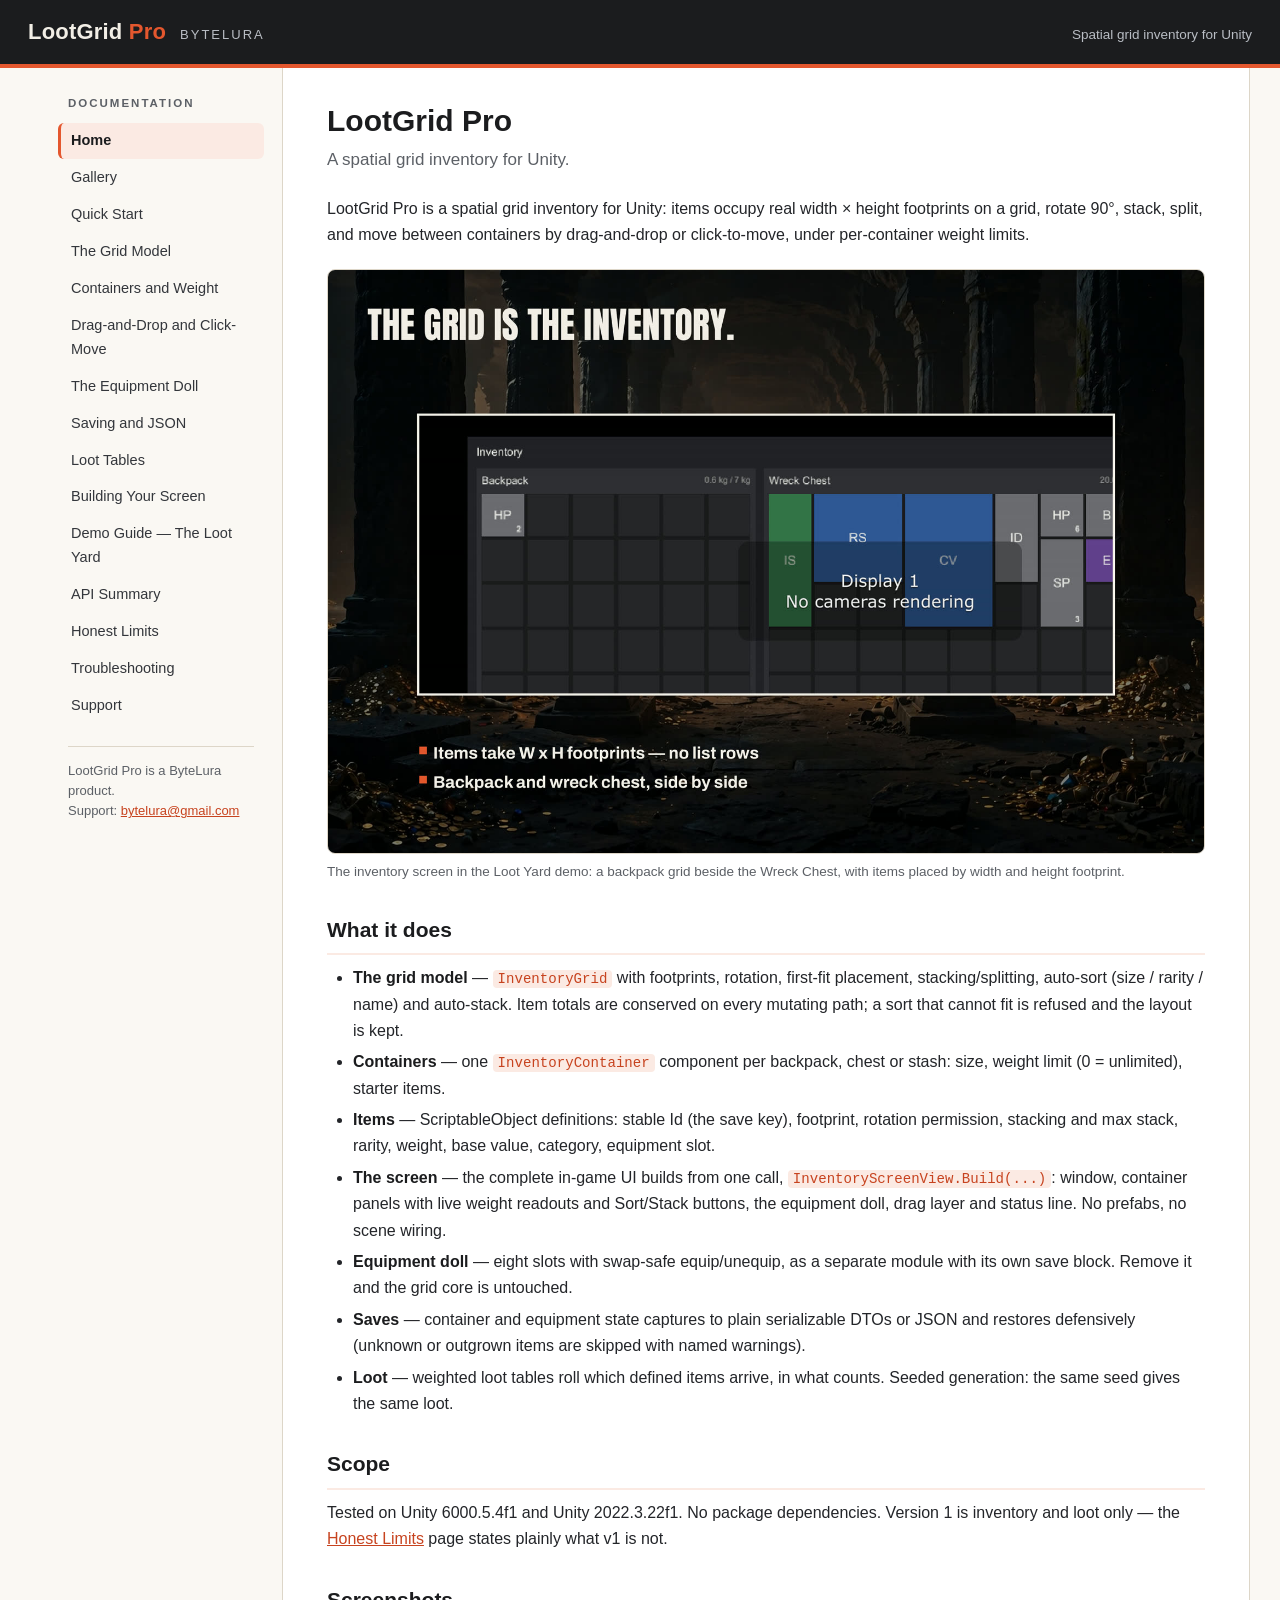
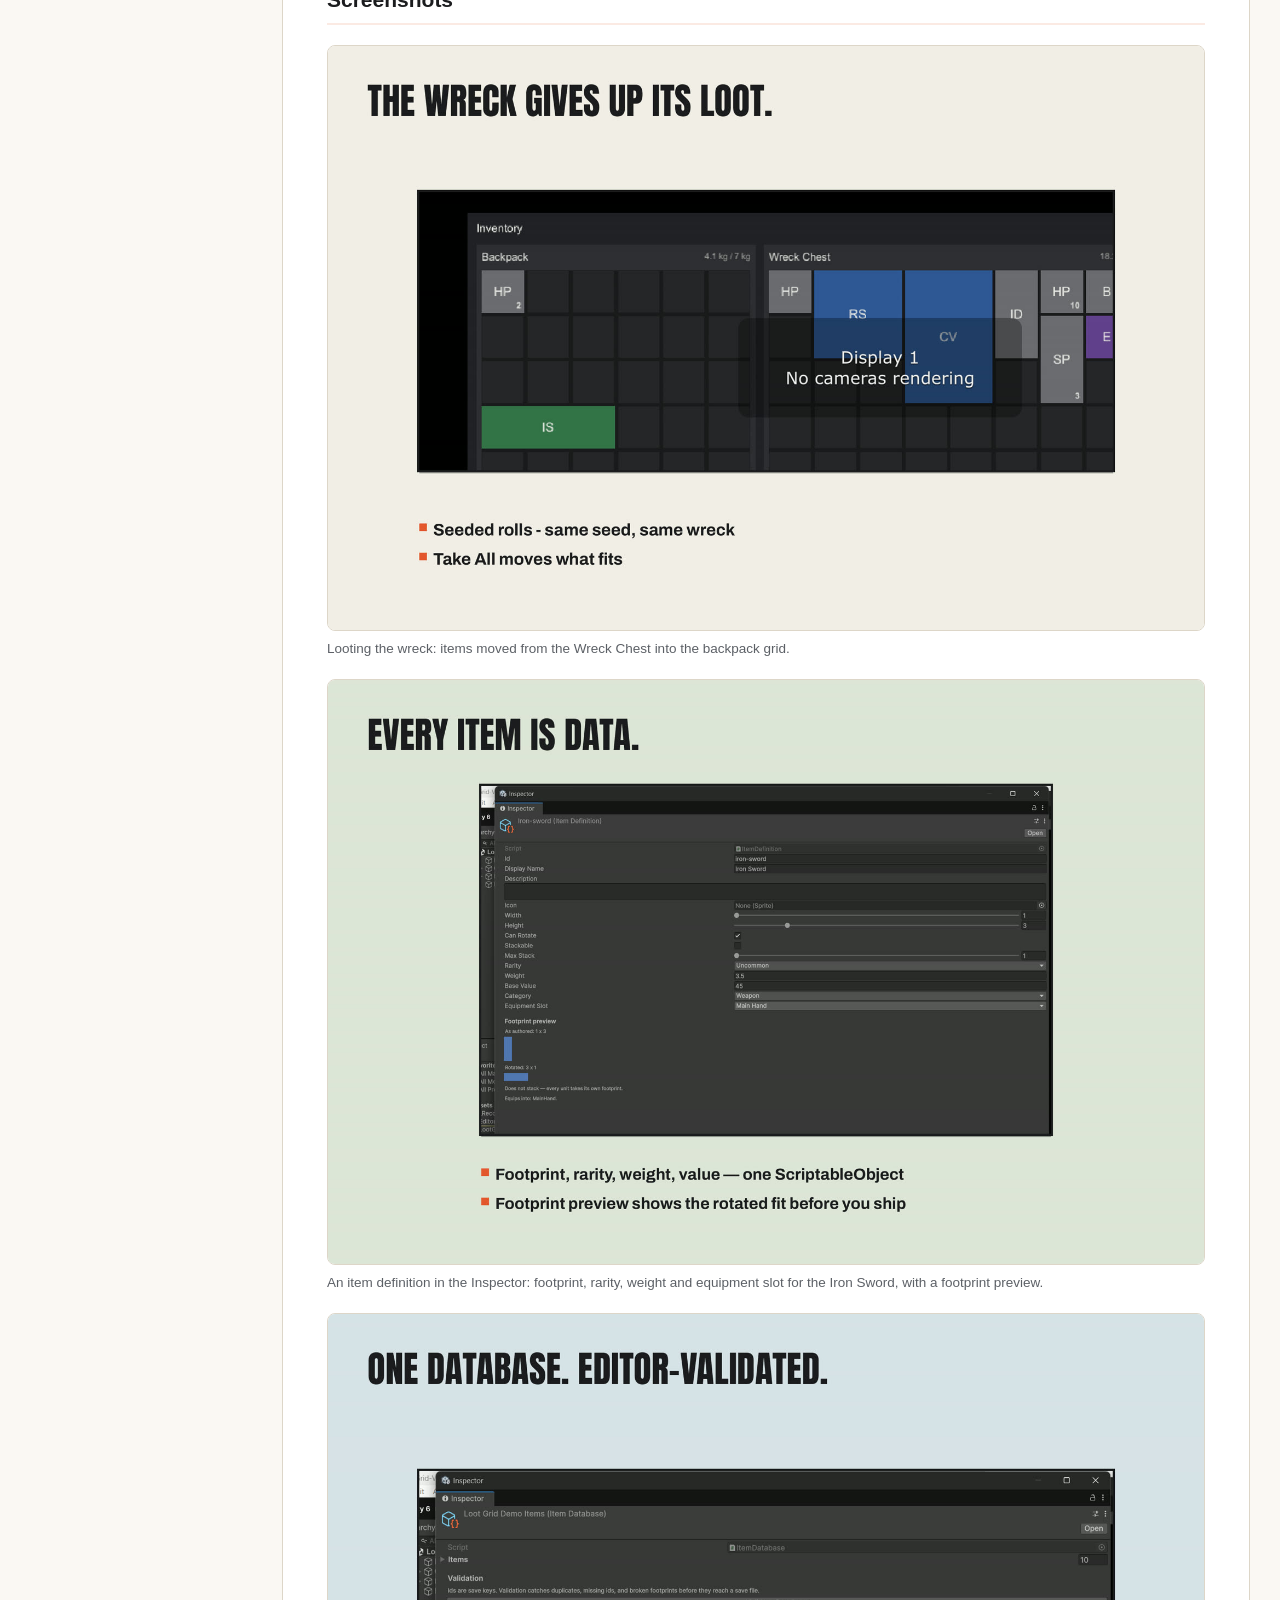
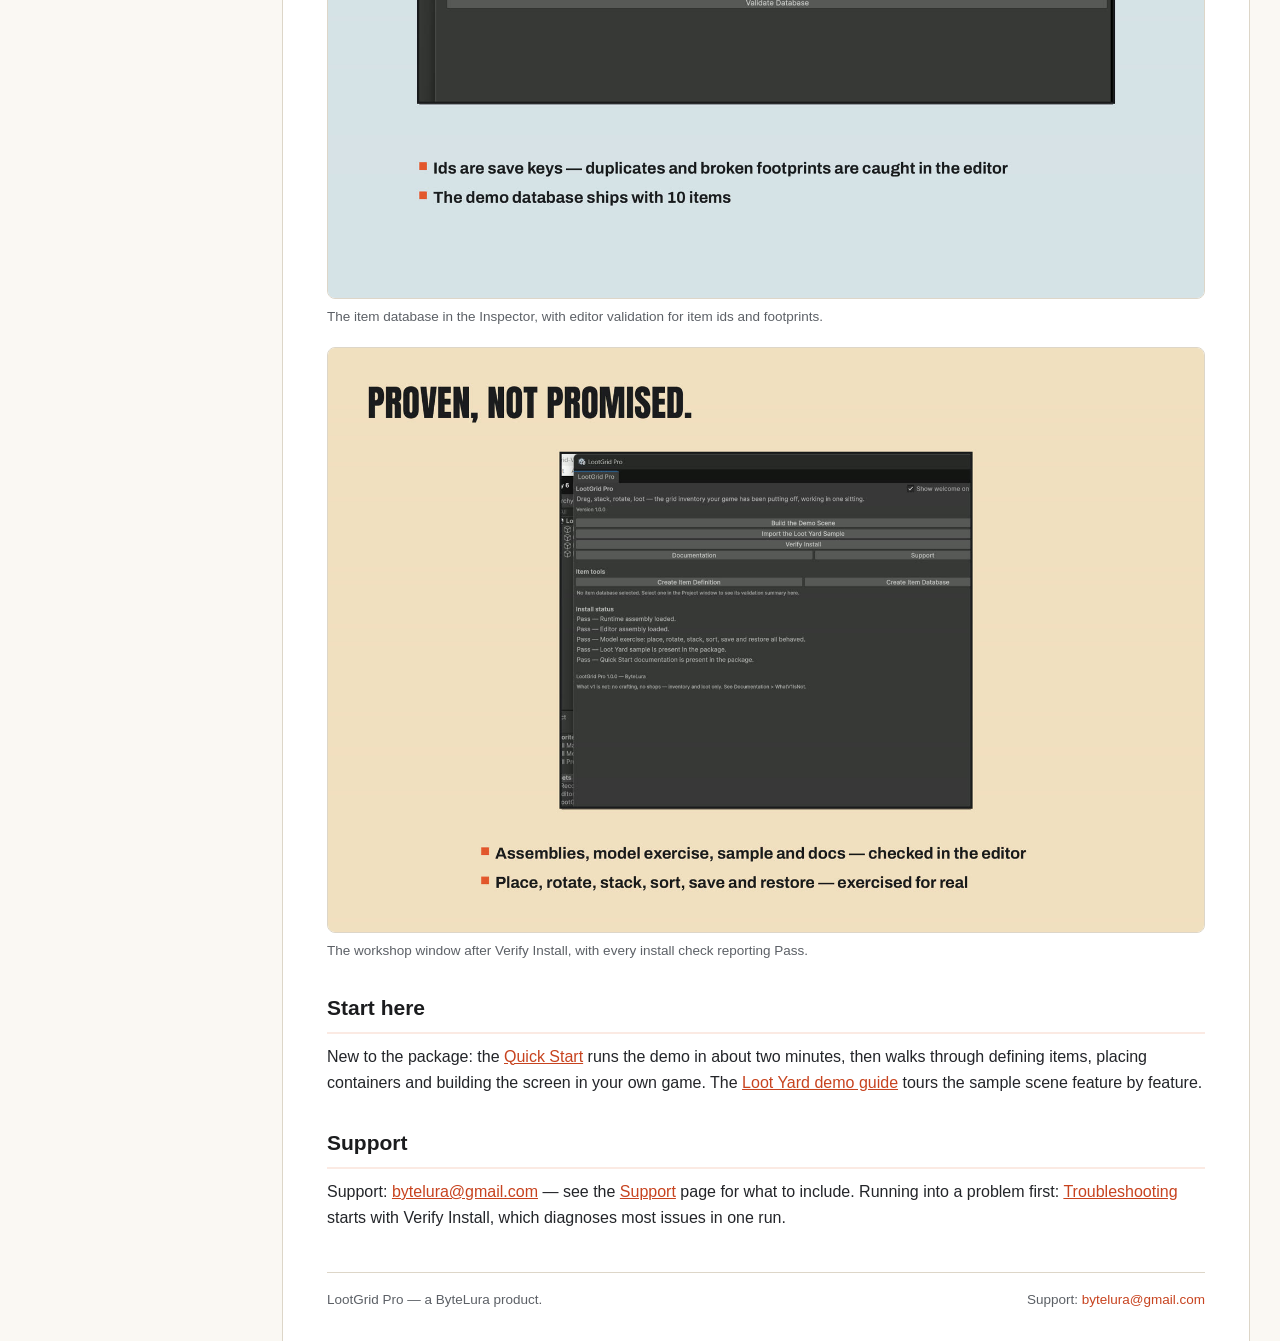
<file: index.html>
<!DOCTYPE html>
<html lang="en">
<head>
<meta charset="utf-8">
<meta name="viewport" content="width=device-width, initial-scale=1">
<title>Home — LootGrid Pro Documentation</title>
<link rel="stylesheet" href="style.css">
</head>
<body>
<header class="site-header">
  <a class="product" href="index.html">LootGrid <span>Pro</span></a>
  <span class="brand">ByteLura</span>
  <span class="tagline">Spatial grid inventory for Unity</span>
</header>
<div class="layout">
  <aside class="sidebar">
    <p class="nav-title">Documentation</p>
    <nav>
      <ol>
          <li><a href="index.html" class="active">Home</a></li>
          <li><a href="gallery.html">Gallery</a></li>
          <li><a href="quick-start.html">Quick Start</a></li>
          <li><a href="grid-model.html">The Grid Model</a></li>
          <li><a href="containers-and-weight.html">Containers and Weight</a></li>
          <li><a href="drag-drop-and-click-move.html">Drag-and-Drop and Click-Move</a></li>
          <li><a href="equipment-doll.html">The Equipment Doll</a></li>
          <li><a href="saving-and-json.html">Saving and JSON</a></li>
          <li><a href="loot-tables.html">Loot Tables</a></li>
          <li><a href="building-your-screen.html">Building Your Screen</a></li>
          <li><a href="demo-guide.html">Demo Guide — The Loot Yard</a></li>
          <li><a href="api-summary.html">API Summary</a></li>
          <li><a href="honest-limits.html">Honest Limits</a></li>
          <li><a href="troubleshooting.html">Troubleshooting</a></li>
          <li><a href="support.html">Support</a></li>
      </ol>
    </nav>
    <p class="side-note">LootGrid Pro is a ByteLura product.<br>
    Support: <a href="mailto:bytelura@gmail.com">bytelura@gmail.com</a></p>
  </aside>
  <main class="content">

    <h1>LootGrid Pro</h1>
    <p class="lede">A spatial grid inventory for Unity.</p>

    <p>LootGrid Pro is a spatial grid inventory for Unity: items occupy real
    width &times; height footprints on a grid, rotate 90&deg;, stack, split, and move
    between containers by drag-and-drop or click-to-move, under
    per-container weight limits.</p>

    <figure class="doc-hero">
      <img src="images/hero.jpg" alt="The built inventory screen showing a backpack grid beside the Wreck Chest, with items placed by footprint">
      <figcaption>The inventory screen in the Loot Yard demo: a backpack grid beside the Wreck Chest, with items placed by width and height footprint.</figcaption>
    </figure>

    <h2>What it does</h2>
    <ul>
      <li><strong>The grid model</strong> — <code>InventoryGrid</code> with footprints, rotation,
      first-fit placement, stacking/splitting, auto-sort (size / rarity /
      name) and auto-stack. Item totals are conserved on every mutating
      path; a sort that cannot fit is refused and the layout is kept.</li>
      <li><strong>Containers</strong> — one <code>InventoryContainer</code> component per backpack,
      chest or stash: size, weight limit (0 = unlimited), starter items.</li>
      <li><strong>Items</strong> — ScriptableObject definitions: stable Id (the save key),
      footprint, rotation permission, stacking and max stack, rarity,
      weight, base value, category, equipment slot.</li>
      <li><strong>The screen</strong> — the complete in-game UI builds from one call,
      <code>InventoryScreenView.Build(...)</code>: window, container panels with live
      weight readouts and Sort/Stack buttons, the equipment doll, drag
      layer and status line. No prefabs, no scene wiring.</li>
      <li><strong>Equipment doll</strong> — eight slots with swap-safe equip/unequip, as a
      separate module with its own save block. Remove it and the grid core
      is untouched.</li>
      <li><strong>Saves</strong> — container and equipment state captures to plain
      serializable DTOs or JSON and restores defensively (unknown or
      outgrown items are skipped with named warnings).</li>
      <li><strong>Loot</strong> — weighted loot tables roll which defined items arrive, in
      what counts. Seeded generation: the same seed gives the same loot.</li>
    </ul>

    <h2>Scope</h2>
    <p>Tested on Unity 6000.5.4f1 and Unity 2022.3.22f1. No package
    dependencies. Version 1 is inventory and loot only — the
    <a href="honest-limits.html">Honest Limits</a> page states plainly what
    v1 is not.</p>

    <h2>Screenshots</h2>

    <figure class="doc-shot">
      <img src="images/game-loot.jpg" alt="The inventory grid after looting the Wreck Chest, with items moved into the backpack">
      <figcaption>Looting the wreck: items moved from the Wreck Chest into the backpack grid.</figcaption>
    </figure>

    <figure class="doc-shot">
      <img src="images/editor-item.jpg" alt="The Iron Sword item definition open in the Unity Inspector, showing footprint, rarity, weight and equipment slot fields">
      <figcaption>An item definition in the Inspector: footprint, rarity, weight and equipment slot for the Iron Sword, with a footprint preview.</figcaption>
    </figure>

    <figure class="doc-shot">
      <img src="images/editor-database.jpg" alt="The item database open in the Unity Inspector, showing the items list and validation section">
      <figcaption>The item database in the Inspector, with editor validation for item ids and footprints.</figcaption>
    </figure>

    <figure class="doc-shot">
      <img src="images/editor-verify.jpg" alt="The LootGrid Pro workshop window after running Verify Install, with every install check reporting Pass">
      <figcaption>The workshop window after Verify Install, with every install check reporting Pass.</figcaption>
    </figure>

    <h2>Start here</h2>
    <p>New to the package: the <a href="quick-start.html">Quick Start</a> runs
    the demo in about two minutes, then walks through defining items,
    placing containers and building the screen in your own game. The
    <a href="demo-guide.html">Loot Yard demo guide</a> tours the sample
    scene feature by feature.</p>

    <h2>Support</h2>
    <p>Support: <a href="mailto:bytelura@gmail.com">bytelura@gmail.com</a> — see
    the <a href="support.html">Support</a> page for what to include. Running
    into a problem first: <a href="troubleshooting.html">Troubleshooting</a>
    starts with Verify Install, which diagnoses most issues in one run.</p>

    <footer class="page-footer">
      <span>LootGrid Pro — a ByteLura product.</span>
      <span>Support: <a href="mailto:bytelura@gmail.com">bytelura@gmail.com</a></span>
    </footer>
  </main>
</div>
</body>
</html>
</file>
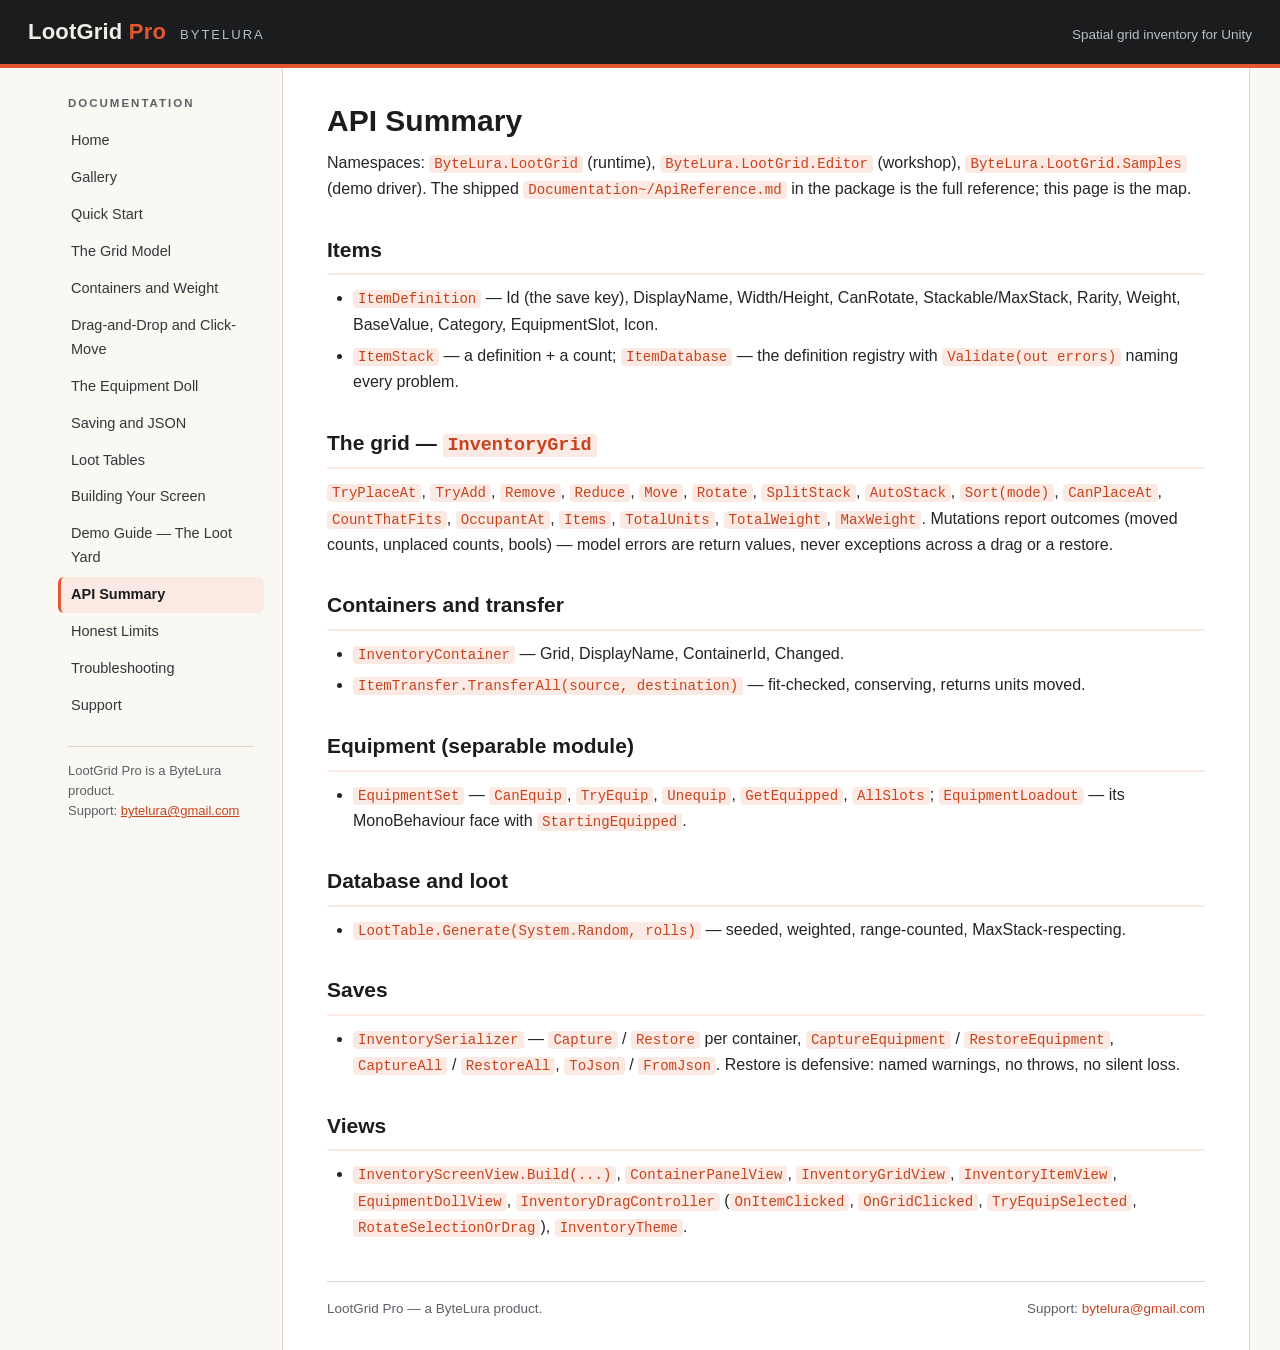
<file: api-summary.html>
<!DOCTYPE html>
<html lang="en">
<head>
<meta charset="utf-8">
<meta name="viewport" content="width=device-width, initial-scale=1">
<title>API Summary — LootGrid Pro Documentation</title>
<link rel="stylesheet" href="style.css">
</head>
<body>
<header class="site-header">
  <a class="product" href="index.html">LootGrid <span>Pro</span></a>
  <span class="brand">ByteLura</span>
  <span class="tagline">Spatial grid inventory for Unity</span>
</header>
<div class="layout">
  <aside class="sidebar">
    <p class="nav-title">Documentation</p>
    <nav>
      <ol>
          <li><a href="index.html">Home</a></li>
          <li><a href="gallery.html">Gallery</a></li>
          <li><a href="quick-start.html">Quick Start</a></li>
          <li><a href="grid-model.html">The Grid Model</a></li>
          <li><a href="containers-and-weight.html">Containers and Weight</a></li>
          <li><a href="drag-drop-and-click-move.html">Drag-and-Drop and Click-Move</a></li>
          <li><a href="equipment-doll.html">The Equipment Doll</a></li>
          <li><a href="saving-and-json.html">Saving and JSON</a></li>
          <li><a href="loot-tables.html">Loot Tables</a></li>
          <li><a href="building-your-screen.html">Building Your Screen</a></li>
          <li><a href="demo-guide.html">Demo Guide — The Loot Yard</a></li>
          <li><a href="api-summary.html" class="active">API Summary</a></li>
          <li><a href="honest-limits.html">Honest Limits</a></li>
          <li><a href="troubleshooting.html">Troubleshooting</a></li>
          <li><a href="support.html">Support</a></li>
      </ol>
    </nav>
    <p class="side-note">LootGrid Pro is a ByteLura product.<br>
    Support: <a href="mailto:bytelura@gmail.com">bytelura@gmail.com</a></p>
  </aside>
  <main class="content">

    <h1>API Summary</h1>

    <p>Namespaces: <code>ByteLura.LootGrid</code> (runtime), <code>ByteLura.LootGrid.Editor</code>
    (workshop), <code>ByteLura.LootGrid.Samples</code> (demo driver). The shipped
    <code>Documentation~/ApiReference.md</code> in the package is the full reference;
    this page is the map.</p>

    <h2>Items</h2>
    <ul>
      <li><code>ItemDefinition</code> — Id (the save key), DisplayName, Width/Height,
      CanRotate, Stackable/MaxStack, Rarity, Weight, BaseValue, Category,
      EquipmentSlot, Icon.</li>
      <li><code>ItemStack</code> — a definition + a count; <code>ItemDatabase</code> — the definition
      registry with <code>Validate(out errors)</code> naming every problem.</li>
    </ul>

    <h2>The grid — <code>InventoryGrid</code></h2>
    <p><code>TryPlaceAt</code>, <code>TryAdd</code>, <code>Remove</code>, <code>Reduce</code>, <code>Move</code>, <code>Rotate</code>,
    <code>SplitStack</code>, <code>AutoStack</code>, <code>Sort(mode)</code>, <code>CanPlaceAt</code>, <code>CountThatFits</code>,
    <code>OccupantAt</code>, <code>Items</code>, <code>TotalUnits</code>, <code>TotalWeight</code>, <code>MaxWeight</code>.
    Mutations report outcomes (moved counts, unplaced counts, bools) —
    model errors are return values, never exceptions across a drag or a
    restore.</p>

    <h2>Containers and transfer</h2>
    <ul>
      <li><code>InventoryContainer</code> — Grid, DisplayName, ContainerId, Changed.</li>
      <li><code>ItemTransfer.TransferAll(source, destination)</code> — fit-checked,
      conserving, returns units moved.</li>
    </ul>

    <h2>Equipment (separable module)</h2>
    <ul>
      <li><code>EquipmentSet</code> — <code>CanEquip</code>, <code>TryEquip</code>, <code>Unequip</code>, <code>GetEquipped</code>,
      <code>AllSlots</code>; <code>EquipmentLoadout</code> — its MonoBehaviour face with
      <code>StartingEquipped</code>.</li>
    </ul>

    <h2>Database and loot</h2>
    <ul>
      <li><code>LootTable.Generate(System.Random, rolls)</code> — seeded, weighted,
      range-counted, MaxStack-respecting.</li>
    </ul>

    <h2>Saves</h2>
    <ul>
      <li><code>InventorySerializer</code> — <code>Capture</code> / <code>Restore</code> per container,
      <code>CaptureEquipment</code> / <code>RestoreEquipment</code>, <code>CaptureAll</code> /
      <code>RestoreAll</code>, <code>ToJson</code> / <code>FromJson</code>. Restore is defensive: named
      warnings, no throws, no silent loss.</li>
    </ul>

    <h2>Views</h2>
    <ul>
      <li><code>InventoryScreenView.Build(...)</code>, <code>ContainerPanelView</code>,
      <code>InventoryGridView</code>, <code>InventoryItemView</code>, <code>EquipmentDollView</code>,
      <code>InventoryDragController</code> (<code>OnItemClicked</code>, <code>OnGridClicked</code>,
      <code>TryEquipSelected</code>, <code>RotateSelectionOrDrag</code>), <code>InventoryTheme</code>.</li>
    </ul>

    <footer class="page-footer">
      <span>LootGrid Pro — a ByteLura product.</span>
      <span>Support: <a href="mailto:bytelura@gmail.com">bytelura@gmail.com</a></span>
    </footer>
  </main>
</div>
</body>
</html>
</file>
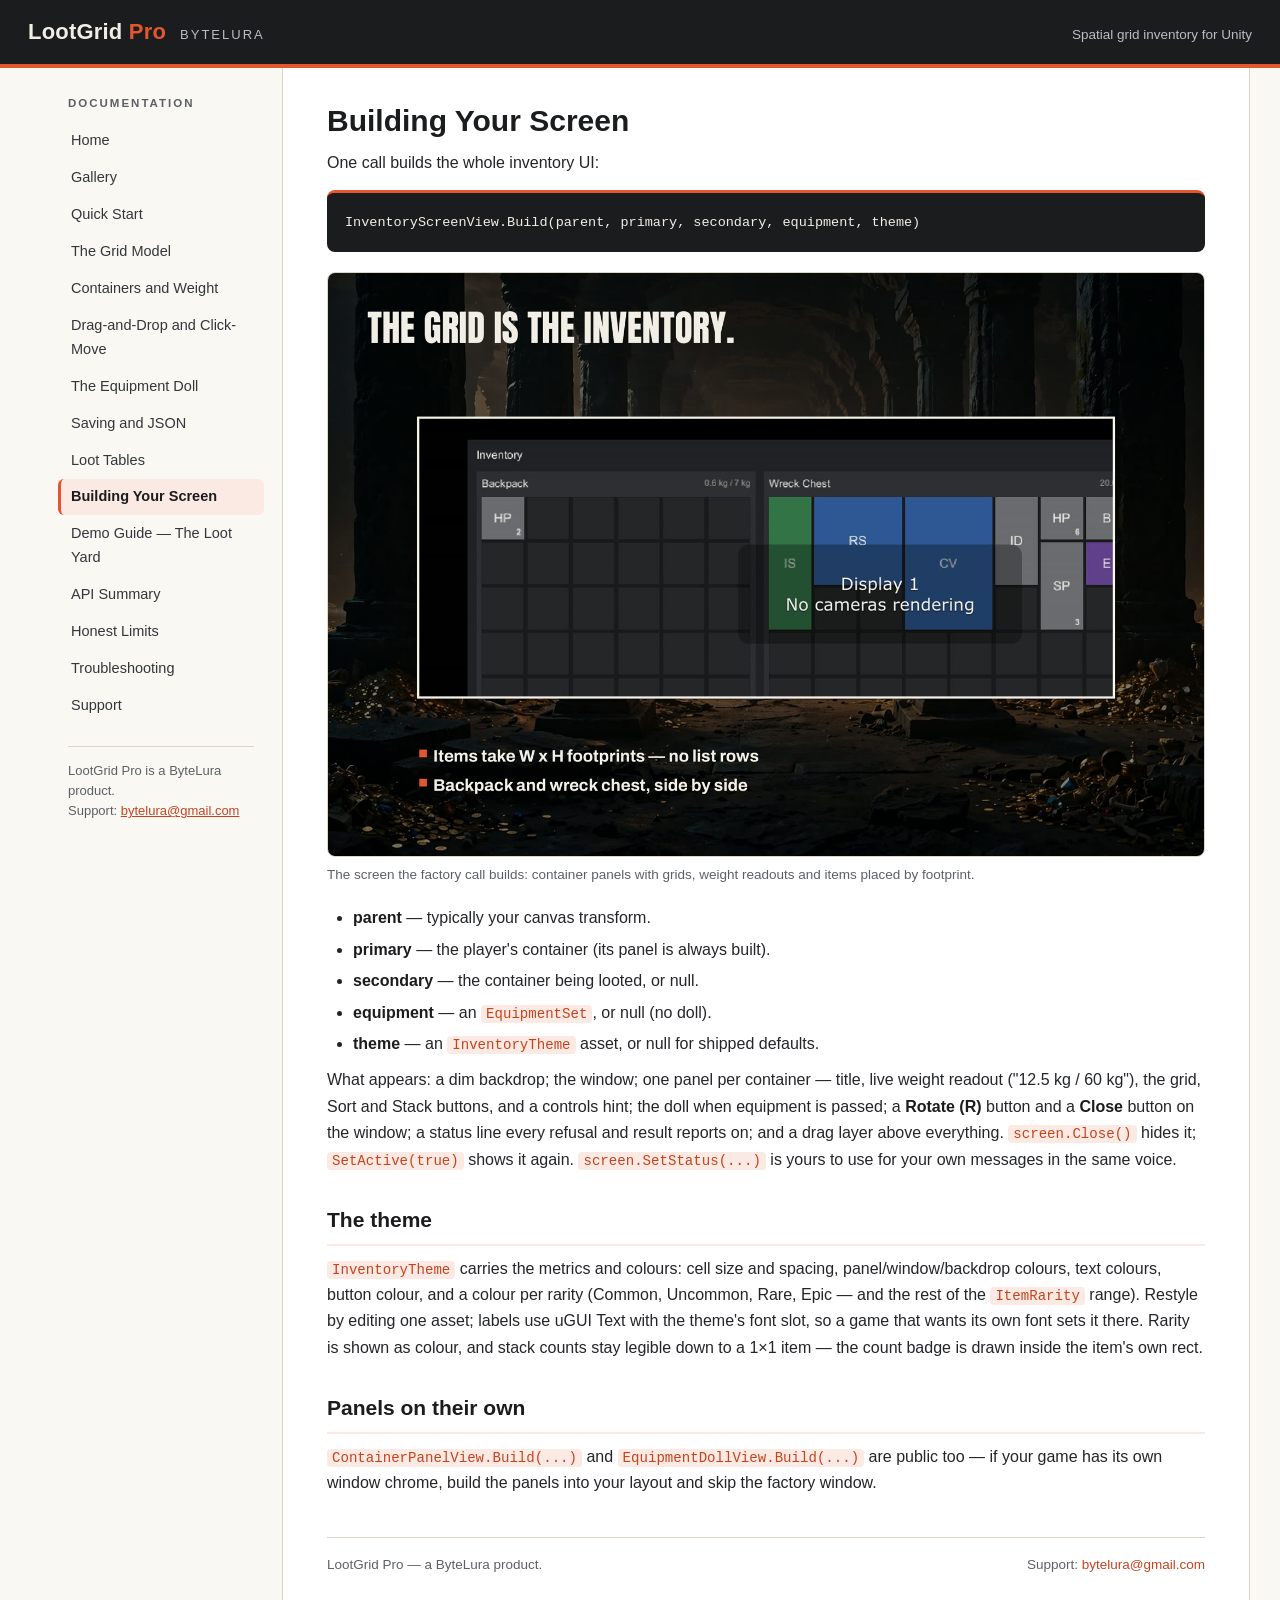
<file: building-your-screen.html>
<!DOCTYPE html>
<html lang="en">
<head>
<meta charset="utf-8">
<meta name="viewport" content="width=device-width, initial-scale=1">
<title>Building Your Screen — LootGrid Pro Documentation</title>
<link rel="stylesheet" href="style.css">
</head>
<body>
<header class="site-header">
  <a class="product" href="index.html">LootGrid <span>Pro</span></a>
  <span class="brand">ByteLura</span>
  <span class="tagline">Spatial grid inventory for Unity</span>
</header>
<div class="layout">
  <aside class="sidebar">
    <p class="nav-title">Documentation</p>
    <nav>
      <ol>
          <li><a href="index.html">Home</a></li>
          <li><a href="gallery.html">Gallery</a></li>
          <li><a href="quick-start.html">Quick Start</a></li>
          <li><a href="grid-model.html">The Grid Model</a></li>
          <li><a href="containers-and-weight.html">Containers and Weight</a></li>
          <li><a href="drag-drop-and-click-move.html">Drag-and-Drop and Click-Move</a></li>
          <li><a href="equipment-doll.html">The Equipment Doll</a></li>
          <li><a href="saving-and-json.html">Saving and JSON</a></li>
          <li><a href="loot-tables.html">Loot Tables</a></li>
          <li><a href="building-your-screen.html" class="active">Building Your Screen</a></li>
          <li><a href="demo-guide.html">Demo Guide — The Loot Yard</a></li>
          <li><a href="api-summary.html">API Summary</a></li>
          <li><a href="honest-limits.html">Honest Limits</a></li>
          <li><a href="troubleshooting.html">Troubleshooting</a></li>
          <li><a href="support.html">Support</a></li>
      </ol>
    </nav>
    <p class="side-note">LootGrid Pro is a ByteLura product.<br>
    Support: <a href="mailto:bytelura@gmail.com">bytelura@gmail.com</a></p>
  </aside>
  <main class="content">

    <h1>Building Your Screen</h1>

    <p>One call builds the whole inventory UI:</p>
    <pre><code>InventoryScreenView.Build(parent, primary, secondary, equipment, theme)</code></pre>

    <figure class="doc-shot">
      <img src="images/hero.jpg" alt="The inventory screen built by the factory call, showing container panels with grids and weight readouts">
      <figcaption>The screen the factory call builds: container panels with grids, weight readouts and items placed by footprint.</figcaption>
    </figure>

    <ul>
      <li><strong>parent</strong> — typically your canvas transform.</li>
      <li><strong>primary</strong> — the player's container (its panel is always built).</li>
      <li><strong>secondary</strong> — the container being looted, or null.</li>
      <li><strong>equipment</strong> — an <code>EquipmentSet</code>, or null (no doll).</li>
      <li><strong>theme</strong> — an <code>InventoryTheme</code> asset, or null for shipped defaults.</li>
    </ul>

    <p>What appears: a dim backdrop; the window; one panel per container —
    title, live weight readout ("12.5 kg / 60 kg"), the grid, Sort and
    Stack buttons, and a controls hint; the doll when equipment is
    passed; a <strong>Rotate (R)</strong> button and a <strong>Close</strong> button on the window;
    a status line every refusal and result reports on; and a drag layer
    above everything. <code>screen.Close()</code> hides it; <code>SetActive(true)</code> shows
    it again. <code>screen.SetStatus(...)</code> is yours to use for your own
    messages in the same voice.</p>

    <h2>The theme</h2>
    <p><code>InventoryTheme</code> carries the metrics and colours: cell size and
    spacing, panel/window/backdrop colours, text colours, button colour,
    and a colour per rarity (Common, Uncommon, Rare, Epic — and the rest
    of the <code>ItemRarity</code> range). Restyle by editing one asset; labels use
    uGUI Text with the theme's font slot, so a game that wants its own
    font sets it there. Rarity is shown as colour, and stack counts stay
    legible down to a 1&times;1 item — the count badge is drawn inside the
    item's own rect.</p>

    <h2>Panels on their own</h2>
    <p><code>ContainerPanelView.Build(...)</code> and <code>EquipmentDollView.Build(...)</code>
    are public too — if your game has its own window chrome, build the
    panels into your layout and skip the factory window.</p>

    <footer class="page-footer">
      <span>LootGrid Pro — a ByteLura product.</span>
      <span>Support: <a href="mailto:bytelura@gmail.com">bytelura@gmail.com</a></span>
    </footer>
  </main>
</div>
</body>
</html>
</file>
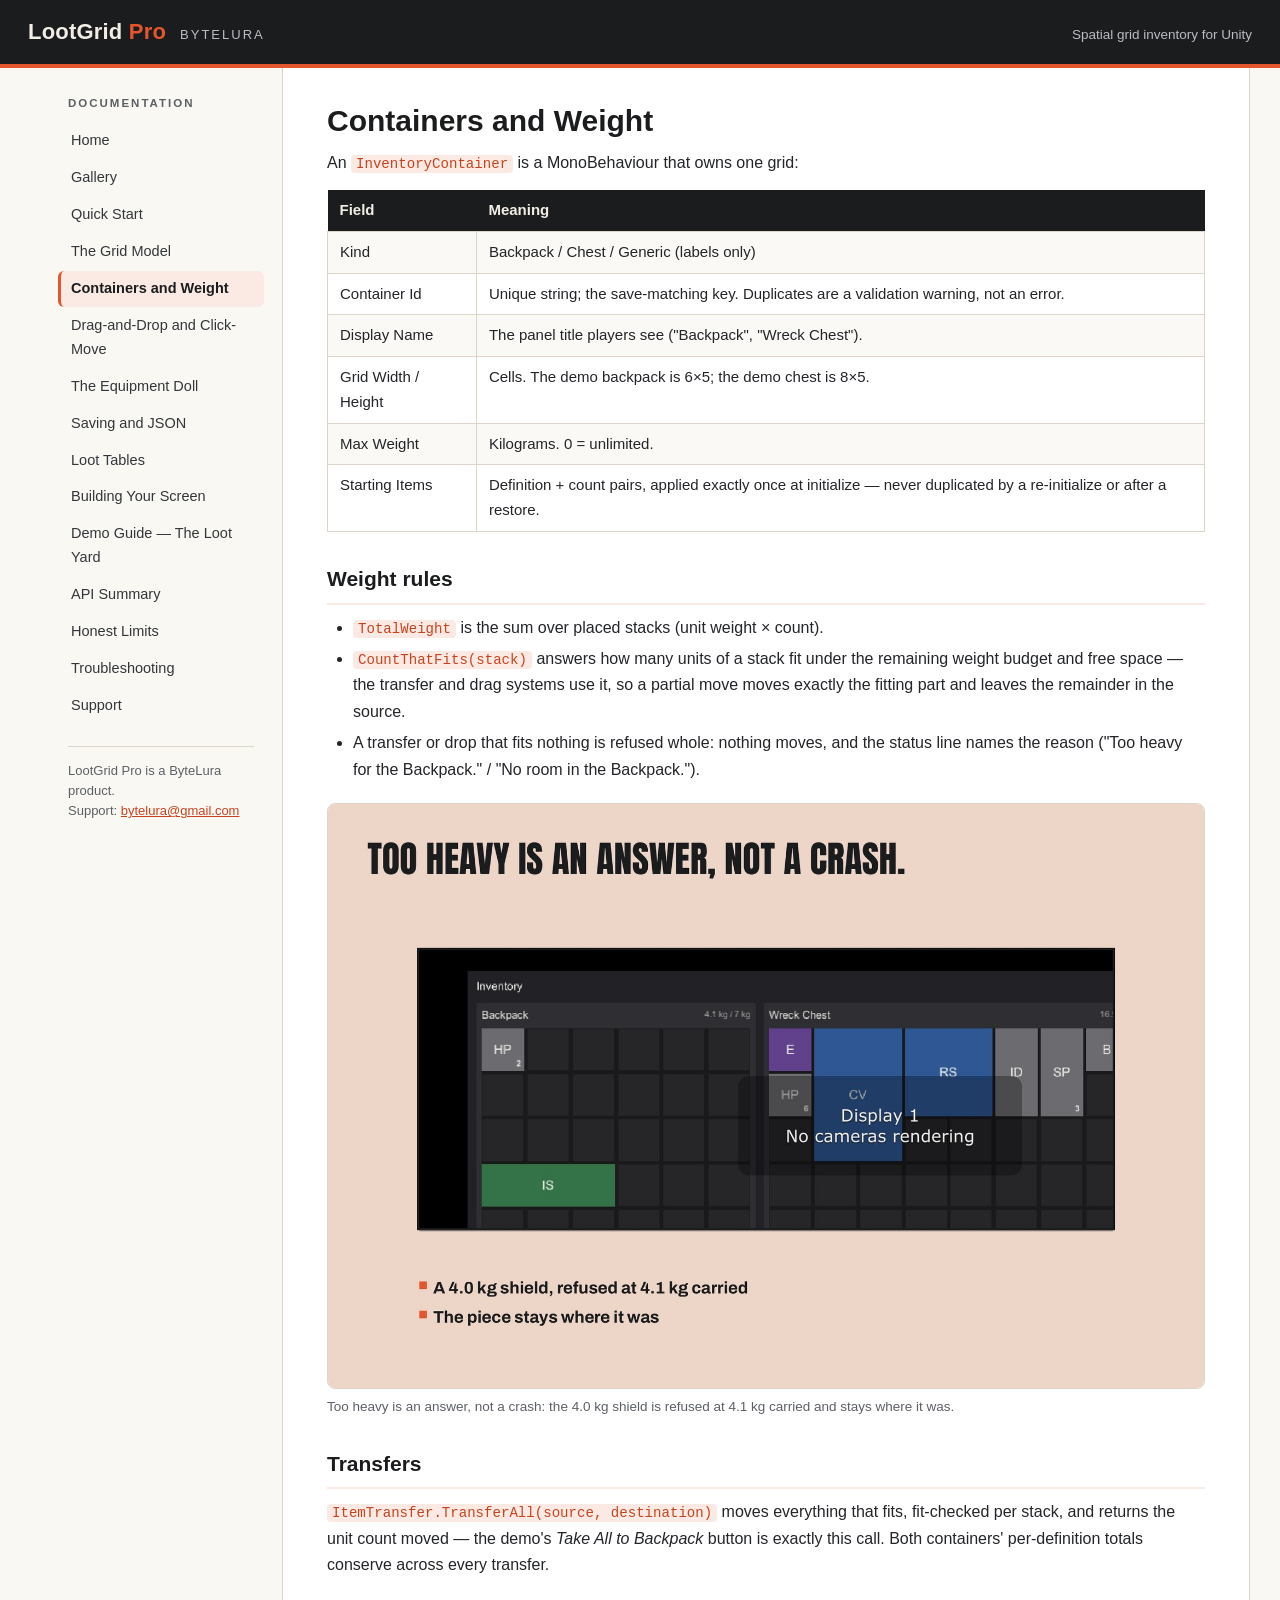
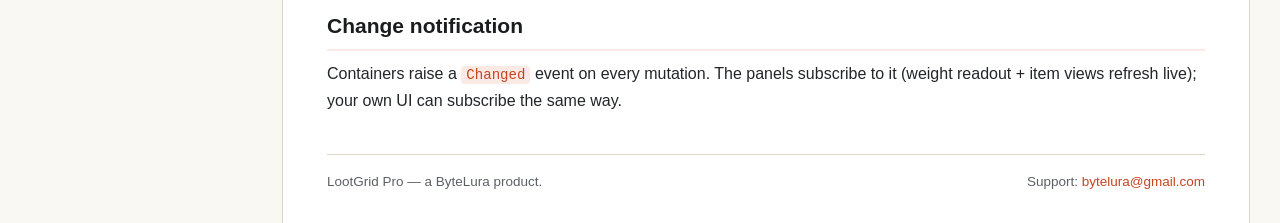
<file: containers-and-weight.html>
<!DOCTYPE html>
<html lang="en">
<head>
<meta charset="utf-8">
<meta name="viewport" content="width=device-width, initial-scale=1">
<title>Containers and Weight — LootGrid Pro Documentation</title>
<link rel="stylesheet" href="style.css">
</head>
<body>
<header class="site-header">
  <a class="product" href="index.html">LootGrid <span>Pro</span></a>
  <span class="brand">ByteLura</span>
  <span class="tagline">Spatial grid inventory for Unity</span>
</header>
<div class="layout">
  <aside class="sidebar">
    <p class="nav-title">Documentation</p>
    <nav>
      <ol>
          <li><a href="index.html">Home</a></li>
          <li><a href="gallery.html">Gallery</a></li>
          <li><a href="quick-start.html">Quick Start</a></li>
          <li><a href="grid-model.html">The Grid Model</a></li>
          <li><a href="containers-and-weight.html" class="active">Containers and Weight</a></li>
          <li><a href="drag-drop-and-click-move.html">Drag-and-Drop and Click-Move</a></li>
          <li><a href="equipment-doll.html">The Equipment Doll</a></li>
          <li><a href="saving-and-json.html">Saving and JSON</a></li>
          <li><a href="loot-tables.html">Loot Tables</a></li>
          <li><a href="building-your-screen.html">Building Your Screen</a></li>
          <li><a href="demo-guide.html">Demo Guide — The Loot Yard</a></li>
          <li><a href="api-summary.html">API Summary</a></li>
          <li><a href="honest-limits.html">Honest Limits</a></li>
          <li><a href="troubleshooting.html">Troubleshooting</a></li>
          <li><a href="support.html">Support</a></li>
      </ol>
    </nav>
    <p class="side-note">LootGrid Pro is a ByteLura product.<br>
    Support: <a href="mailto:bytelura@gmail.com">bytelura@gmail.com</a></p>
  </aside>
  <main class="content">

    <h1>Containers and Weight</h1>

    <p>An <code>InventoryContainer</code> is a MonoBehaviour that owns one grid:</p>

    <table>
      <tr><th>Field</th><th>Meaning</th></tr>
      <tr><td>Kind</td><td>Backpack / Chest / Generic (labels only)</td></tr>
      <tr><td>Container Id</td><td>Unique string; the save-matching key. Duplicates are a validation warning, not an error.</td></tr>
      <tr><td>Display Name</td><td>The panel title players see ("Backpack", "Wreck Chest").</td></tr>
      <tr><td>Grid Width / Height</td><td>Cells. The demo backpack is 6&times;5; the demo chest is 8&times;5.</td></tr>
      <tr><td>Max Weight</td><td>Kilograms. 0 = unlimited.</td></tr>
      <tr><td>Starting Items</td><td>Definition + count pairs, applied exactly once at initialize — never duplicated by a re-initialize or after a restore.</td></tr>
    </table>

    <h2>Weight rules</h2>
    <ul>
      <li><code>TotalWeight</code> is the sum over placed stacks (unit weight &times; count).</li>
      <li><code>CountThatFits(stack)</code> answers how many units of a stack fit under
      the remaining weight budget and free space — the transfer and drag
      systems use it, so a partial move moves exactly the fitting part and
      leaves the remainder in the source.</li>
      <li>A transfer or drop that fits nothing is refused whole: nothing
      moves, and the status line names the reason ("Too heavy for the
      Backpack." / "No room in the Backpack.").</li>
    </ul>

    <figure class="doc-shot">
      <img src="images/too-heavy.jpg" alt="The inventory screen after the 4.0 kg shield was refused: the shield stays in the Wreck Chest and the backpack label stays at 4.1 kg of 7 kg">
      <figcaption>Too heavy is an answer, not a crash: the 4.0 kg shield is refused at 4.1 kg carried and stays where it was.</figcaption>
    </figure>

    <h2>Transfers</h2>
    <p><code>ItemTransfer.TransferAll(source, destination)</code> moves everything that
    fits, fit-checked per stack, and returns the unit count moved — the
    demo's <em>Take All to Backpack</em> button is exactly this call. Both
    containers' per-definition totals conserve across every transfer.</p>

    <h2>Change notification</h2>
    <p>Containers raise a <code>Changed</code> event on every mutation. The panels
    subscribe to it (weight readout + item views refresh live); your own
    UI can subscribe the same way.</p>

    <footer class="page-footer">
      <span>LootGrid Pro — a ByteLura product.</span>
      <span>Support: <a href="mailto:bytelura@gmail.com">bytelura@gmail.com</a></span>
    </footer>
  </main>
</div>
</body>
</html>
</file>
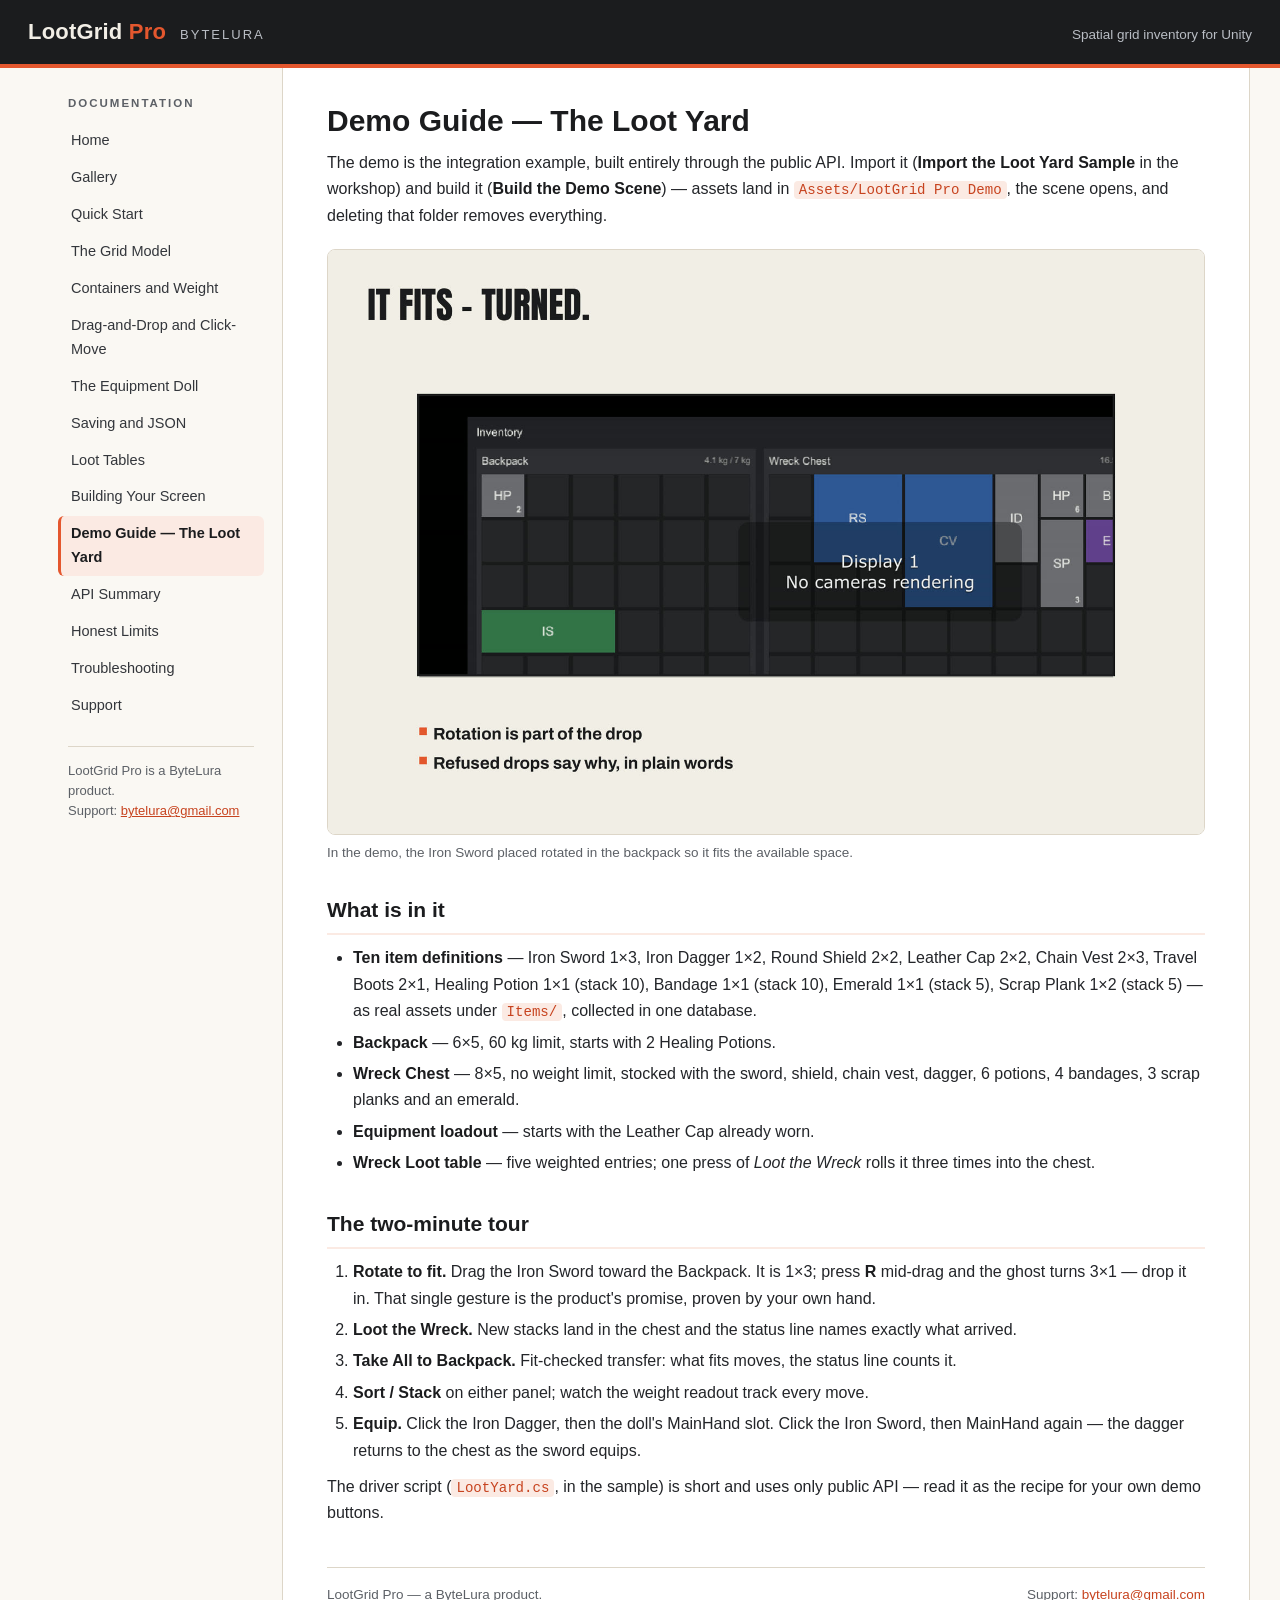
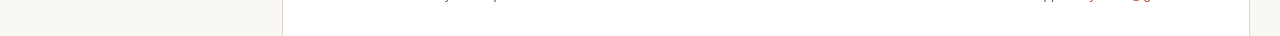
<file: demo-guide.html>
<!DOCTYPE html>
<html lang="en">
<head>
<meta charset="utf-8">
<meta name="viewport" content="width=device-width, initial-scale=1">
<title>Demo Guide — The Loot Yard — LootGrid Pro Documentation</title>
<link rel="stylesheet" href="style.css">
</head>
<body>
<header class="site-header">
  <a class="product" href="index.html">LootGrid <span>Pro</span></a>
  <span class="brand">ByteLura</span>
  <span class="tagline">Spatial grid inventory for Unity</span>
</header>
<div class="layout">
  <aside class="sidebar">
    <p class="nav-title">Documentation</p>
    <nav>
      <ol>
          <li><a href="index.html">Home</a></li>
          <li><a href="gallery.html">Gallery</a></li>
          <li><a href="quick-start.html">Quick Start</a></li>
          <li><a href="grid-model.html">The Grid Model</a></li>
          <li><a href="containers-and-weight.html">Containers and Weight</a></li>
          <li><a href="drag-drop-and-click-move.html">Drag-and-Drop and Click-Move</a></li>
          <li><a href="equipment-doll.html">The Equipment Doll</a></li>
          <li><a href="saving-and-json.html">Saving and JSON</a></li>
          <li><a href="loot-tables.html">Loot Tables</a></li>
          <li><a href="building-your-screen.html">Building Your Screen</a></li>
          <li><a href="demo-guide.html" class="active">Demo Guide — The Loot Yard</a></li>
          <li><a href="api-summary.html">API Summary</a></li>
          <li><a href="honest-limits.html">Honest Limits</a></li>
          <li><a href="troubleshooting.html">Troubleshooting</a></li>
          <li><a href="support.html">Support</a></li>
      </ol>
    </nav>
    <p class="side-note">LootGrid Pro is a ByteLura product.<br>
    Support: <a href="mailto:bytelura@gmail.com">bytelura@gmail.com</a></p>
  </aside>
  <main class="content">

    <h1>Demo Guide — The Loot Yard</h1>

    <p>The demo is the integration example, built entirely through the
    public API. Import it (<strong>Import the Loot Yard Sample</strong> in the
    workshop) and build it (<strong>Build the Demo Scene</strong>) — assets land in
    <code>Assets/LootGrid Pro Demo</code>, the scene opens, and deleting that folder
    removes everything.</p>

    <figure class="doc-shot">
      <img src="images/game-rotated.jpg" alt="The Loot Yard demo inventory with the Iron Sword placed rotated in the backpack grid">
      <figcaption>In the demo, the Iron Sword placed rotated in the backpack so it fits the available space.</figcaption>
    </figure>

    <h2>What is in it</h2>
    <ul>
      <li><strong>Ten item definitions</strong> — Iron Sword 1&times;3, Iron Dagger 1&times;2, Round
      Shield 2&times;2, Leather Cap 2&times;2, Chain Vest 2&times;3, Travel Boots 2&times;1,
      Healing Potion 1&times;1 (stack 10), Bandage 1&times;1 (stack 10), Emerald 1&times;1
      (stack 5), Scrap Plank 1&times;2 (stack 5) — as real assets under
      <code>Items/</code>, collected in one database.</li>
      <li><strong>Backpack</strong> — 6&times;5, 60 kg limit, starts with 2 Healing Potions.</li>
      <li><strong>Wreck Chest</strong> — 8&times;5, no weight limit, stocked with the sword,
      shield, chain vest, dagger, 6 potions, 4 bandages, 3 scrap planks
      and an emerald.</li>
      <li><strong>Equipment loadout</strong> — starts with the Leather Cap already worn.</li>
      <li><strong>Wreck Loot table</strong> — five weighted entries; one press of <em>Loot
      the Wreck</em> rolls it three times into the chest.</li>
    </ul>

    <h2>The two-minute tour</h2>
    <ol>
      <li><strong>Rotate to fit.</strong> Drag the Iron Sword toward the Backpack. It is
      1&times;3; press <strong>R</strong> mid-drag and the ghost turns 3&times;1 — drop it in.
      That single gesture is the product's promise, proven by your own
      hand.</li>
      <li><strong>Loot the Wreck.</strong> New stacks land in the chest and the status
      line names exactly what arrived.</li>
      <li><strong>Take All to Backpack.</strong> Fit-checked transfer: what fits moves,
      the status line counts it.</li>
      <li><strong>Sort / Stack</strong> on either panel; watch the weight readout track
      every move.</li>
      <li><strong>Equip.</strong> Click the Iron Dagger, then the doll's MainHand slot.
      Click the Iron Sword, then MainHand again — the dagger returns to
      the chest as the sword equips.</li>
    </ol>

    <p>The driver script (<code>LootYard.cs</code>, in the sample) is short and uses
    only public API — read it as the recipe for your own demo buttons.</p>

    <footer class="page-footer">
      <span>LootGrid Pro — a ByteLura product.</span>
      <span>Support: <a href="mailto:bytelura@gmail.com">bytelura@gmail.com</a></span>
    </footer>
  </main>
</div>
</body>
</html>
</file>
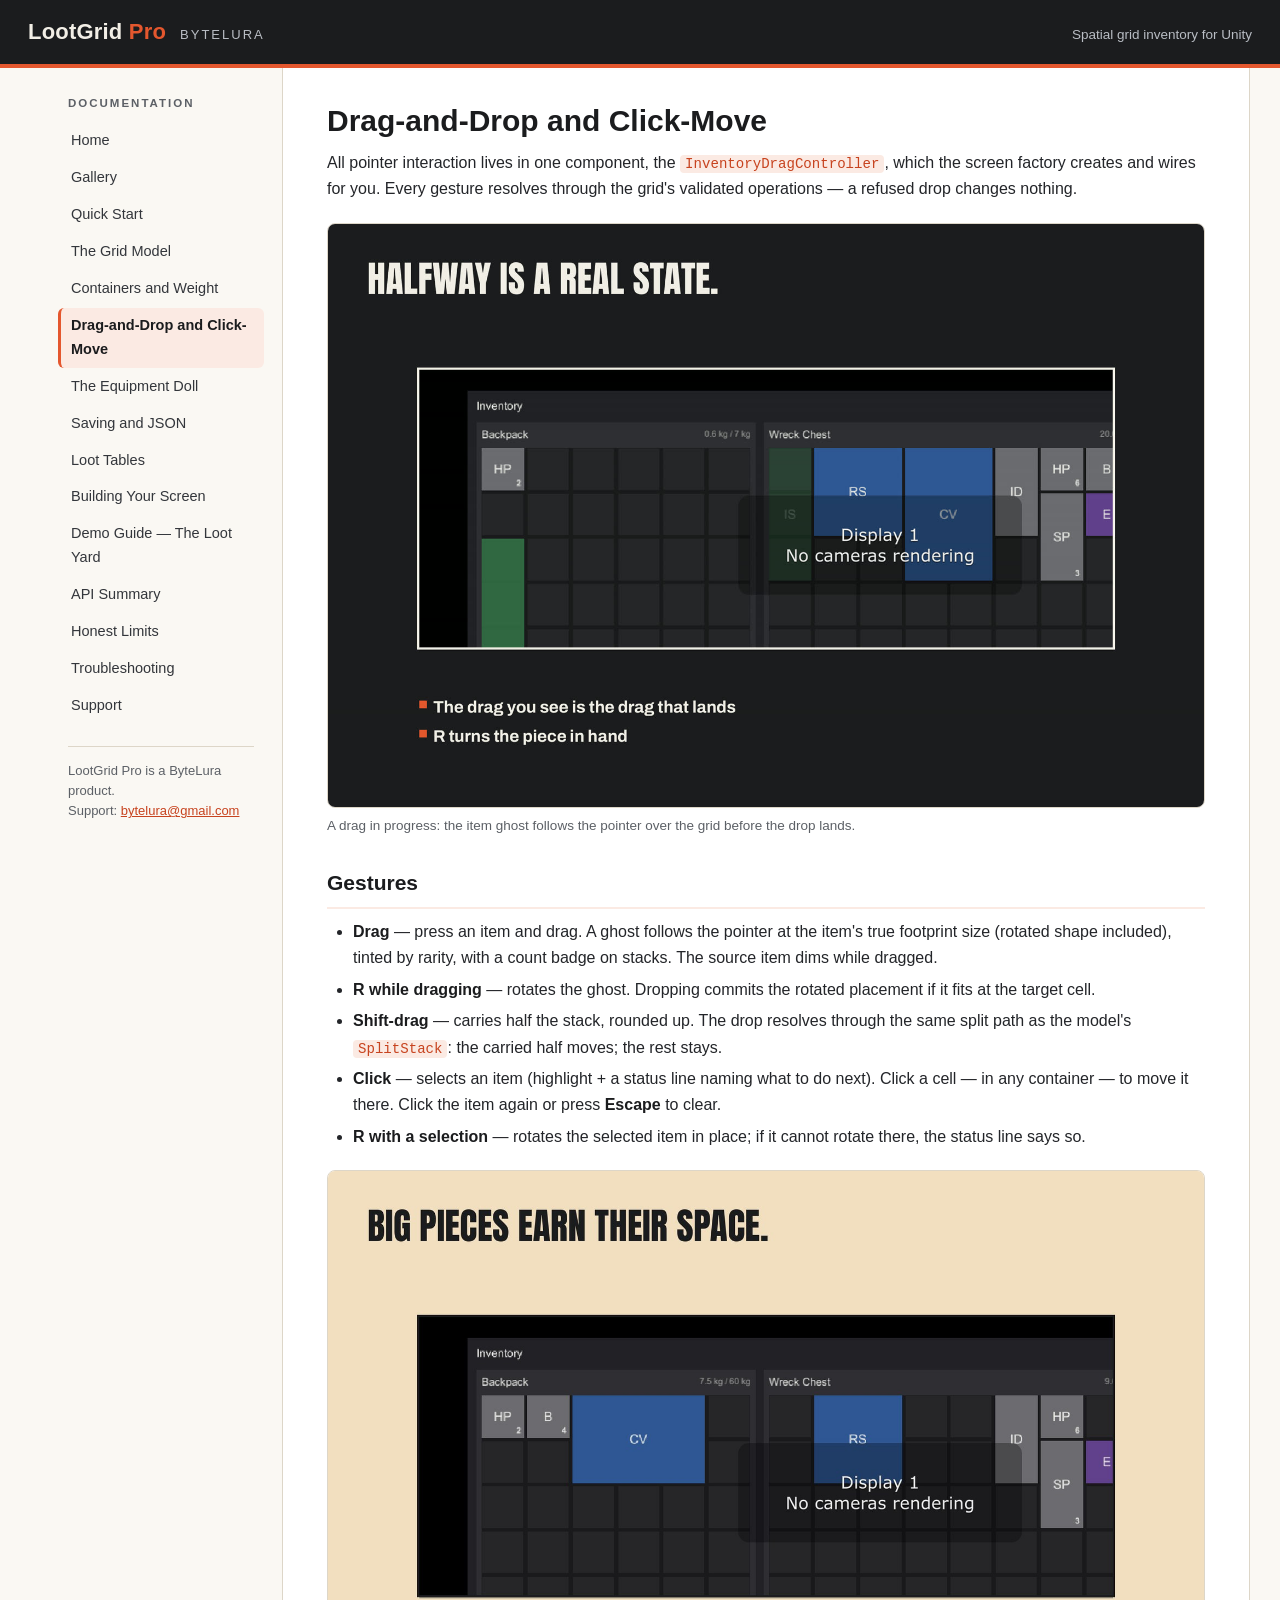
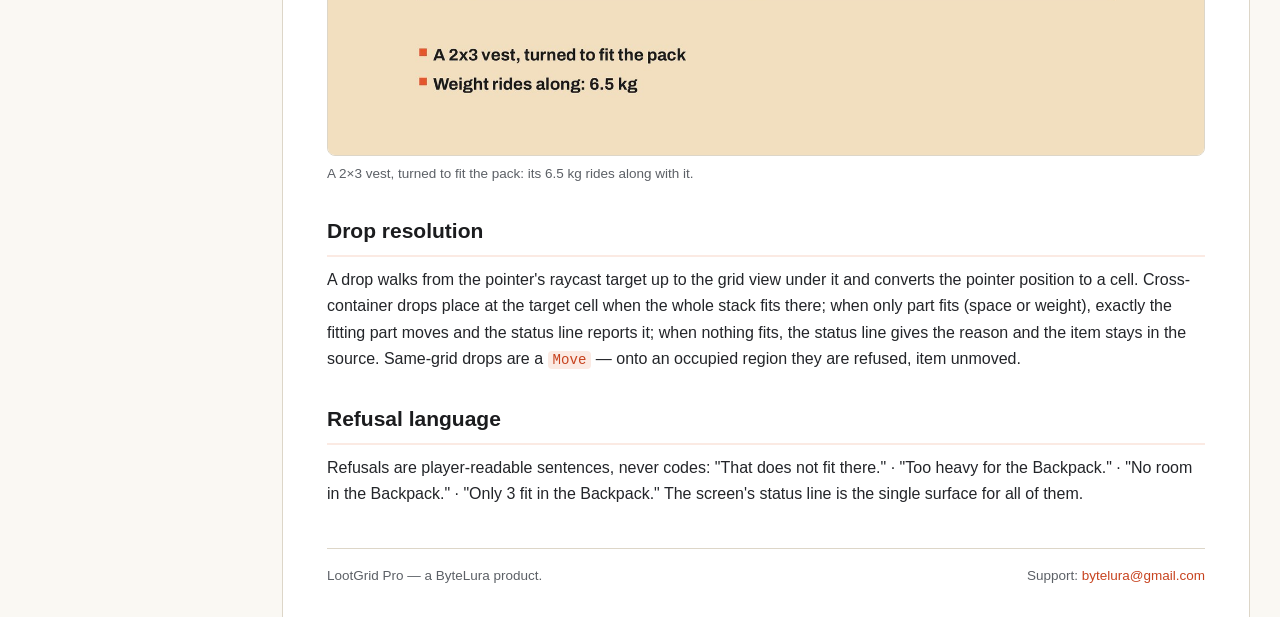
<file: drag-drop-and-click-move.html>
<!DOCTYPE html>
<html lang="en">
<head>
<meta charset="utf-8">
<meta name="viewport" content="width=device-width, initial-scale=1">
<title>Drag-and-Drop and Click-Move — LootGrid Pro Documentation</title>
<link rel="stylesheet" href="style.css">
</head>
<body>
<header class="site-header">
  <a class="product" href="index.html">LootGrid <span>Pro</span></a>
  <span class="brand">ByteLura</span>
  <span class="tagline">Spatial grid inventory for Unity</span>
</header>
<div class="layout">
  <aside class="sidebar">
    <p class="nav-title">Documentation</p>
    <nav>
      <ol>
          <li><a href="index.html">Home</a></li>
          <li><a href="gallery.html">Gallery</a></li>
          <li><a href="quick-start.html">Quick Start</a></li>
          <li><a href="grid-model.html">The Grid Model</a></li>
          <li><a href="containers-and-weight.html">Containers and Weight</a></li>
          <li><a href="drag-drop-and-click-move.html" class="active">Drag-and-Drop and Click-Move</a></li>
          <li><a href="equipment-doll.html">The Equipment Doll</a></li>
          <li><a href="saving-and-json.html">Saving and JSON</a></li>
          <li><a href="loot-tables.html">Loot Tables</a></li>
          <li><a href="building-your-screen.html">Building Your Screen</a></li>
          <li><a href="demo-guide.html">Demo Guide — The Loot Yard</a></li>
          <li><a href="api-summary.html">API Summary</a></li>
          <li><a href="honest-limits.html">Honest Limits</a></li>
          <li><a href="troubleshooting.html">Troubleshooting</a></li>
          <li><a href="support.html">Support</a></li>
      </ol>
    </nav>
    <p class="side-note">LootGrid Pro is a ByteLura product.<br>
    Support: <a href="mailto:bytelura@gmail.com">bytelura@gmail.com</a></p>
  </aside>
  <main class="content">

    <h1>Drag-and-Drop and Click-Move</h1>

    <p>All pointer interaction lives in one component, the
    <code>InventoryDragController</code>, which the screen factory creates and wires
    for you. Every gesture resolves through the grid's validated
    operations — a refused drop changes nothing.</p>

    <figure class="doc-shot">
      <img src="images/drag-ghost.jpg" alt="A drag in progress over the inventory grid, with the dragged item shown as a ghost following the pointer">
      <figcaption>A drag in progress: the item ghost follows the pointer over the grid before the drop lands.</figcaption>
    </figure>

    <h2>Gestures</h2>
    <ul>
      <li><strong>Drag</strong> — press an item and drag. A ghost follows the pointer at
      the item's true footprint size (rotated shape included), tinted by
      rarity, with a count badge on stacks. The source item dims while
      dragged.</li>
      <li><strong>R while dragging</strong> — rotates the ghost. Dropping commits the
      rotated placement if it fits at the target cell.</li>
      <li><strong>Shift-drag</strong> — carries half the stack, rounded up. The drop
      resolves through the same split path as the model's <code>SplitStack</code>:
      the carried half moves; the rest stays.</li>
      <li><strong>Click</strong> — selects an item (highlight + a status line naming what
      to do next). Click a cell — in any container — to move it there.
      Click the item again or press <strong>Escape</strong> to clear.</li>
      <li><strong>R with a selection</strong> — rotates the selected item in place; if it
      cannot rotate there, the status line says so.</li>
    </ul>

    <figure class="doc-shot">
      <img src="images/drag-vest.jpg" alt="The inventory screen with the chain vest placed as a 2×3 piece in the backpack grid after a drag, beside the Wreck Chest">
      <figcaption>A 2×3 vest, turned to fit the pack: its 6.5 kg rides along with it.</figcaption>
    </figure>

    <h2>Drop resolution</h2>
    <p>A drop walks from the pointer's raycast target up to the grid view
    under it and converts the pointer position to a cell. Cross-container
    drops place at the target cell when the whole stack fits there; when
    only part fits (space or weight), exactly the fitting part moves and
    the status line reports it; when nothing fits, the status line gives
    the reason and the item stays in the source. Same-grid drops are a
    <code>Move</code> — onto an occupied region they are refused, item unmoved.</p>

    <h2>Refusal language</h2>
    <p>Refusals are player-readable sentences, never codes: "That does not
    fit there." &middot; "Too heavy for the Backpack." &middot; "No room in the
    Backpack." &middot; "Only 3 fit in the Backpack." The screen's status line is
    the single surface for all of them.</p>

    <footer class="page-footer">
      <span>LootGrid Pro — a ByteLura product.</span>
      <span>Support: <a href="mailto:bytelura@gmail.com">bytelura@gmail.com</a></span>
    </footer>
  </main>
</div>
</body>
</html>
</file>
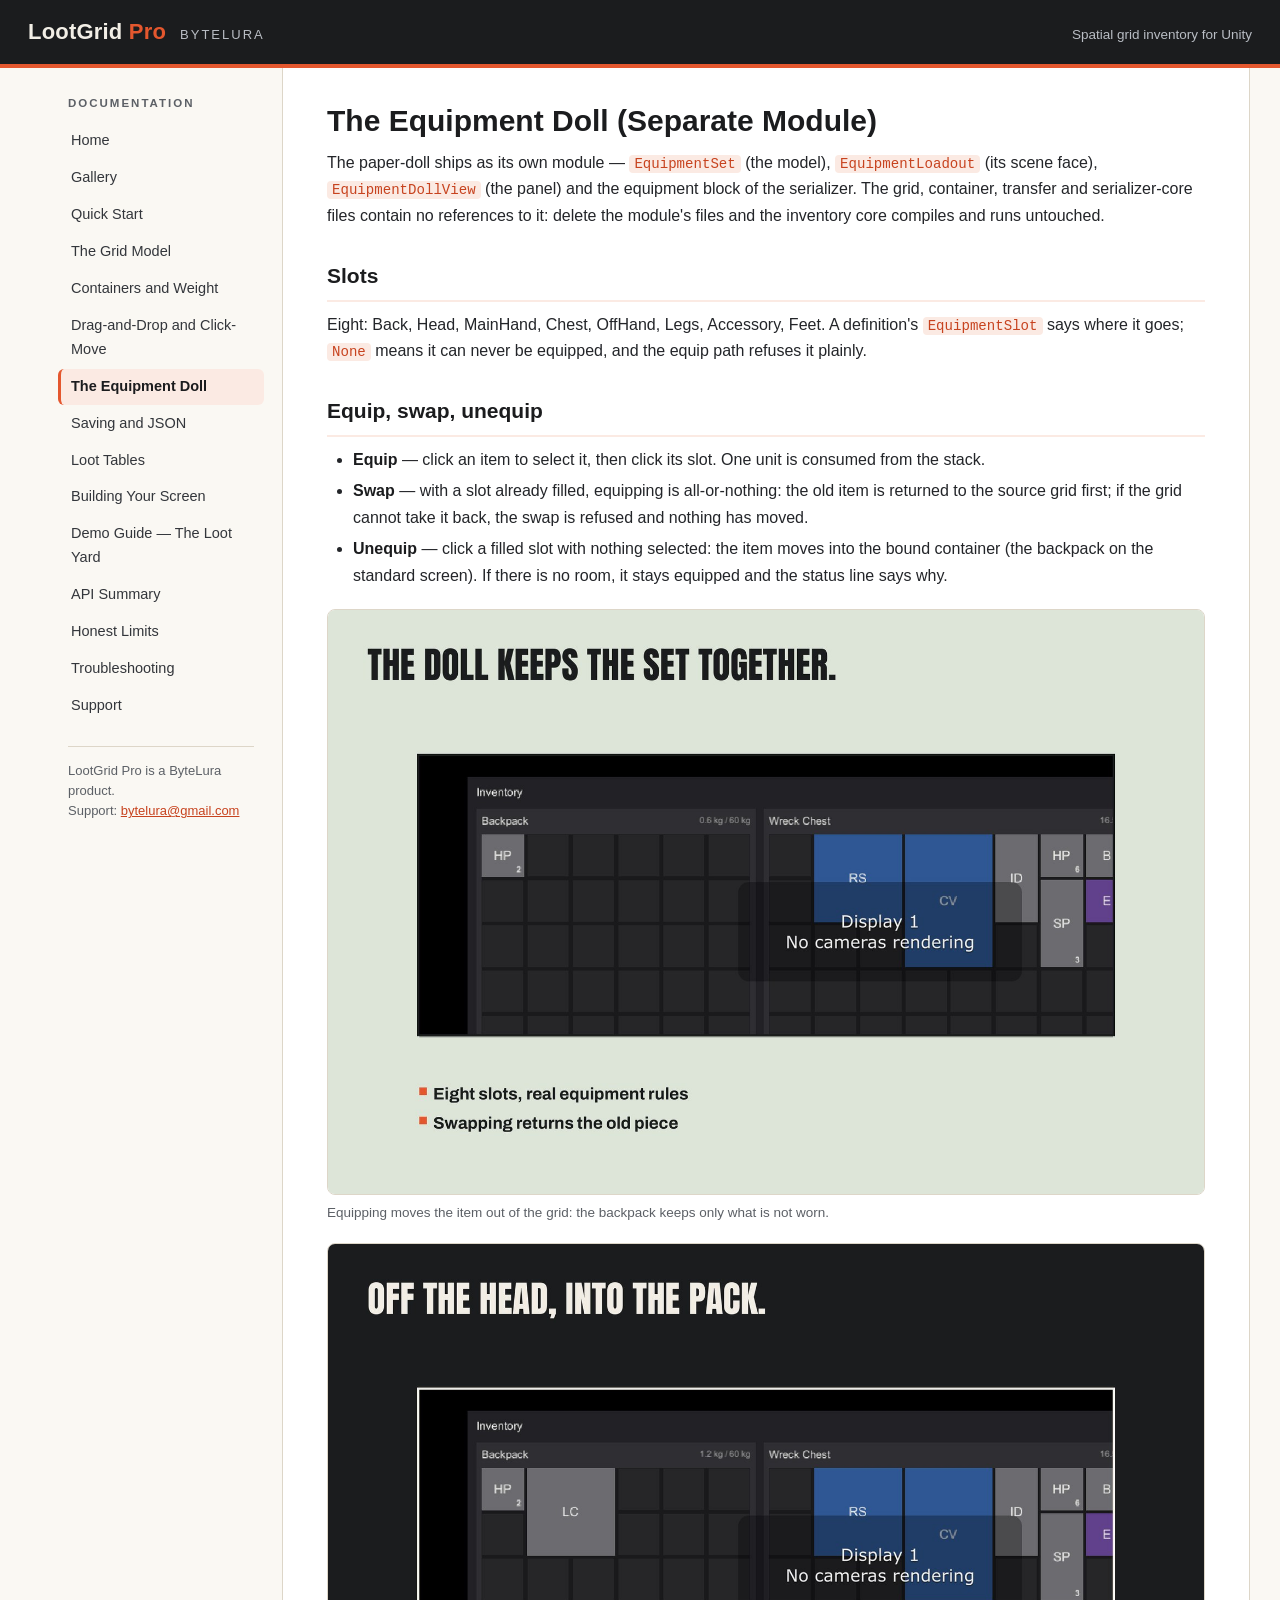
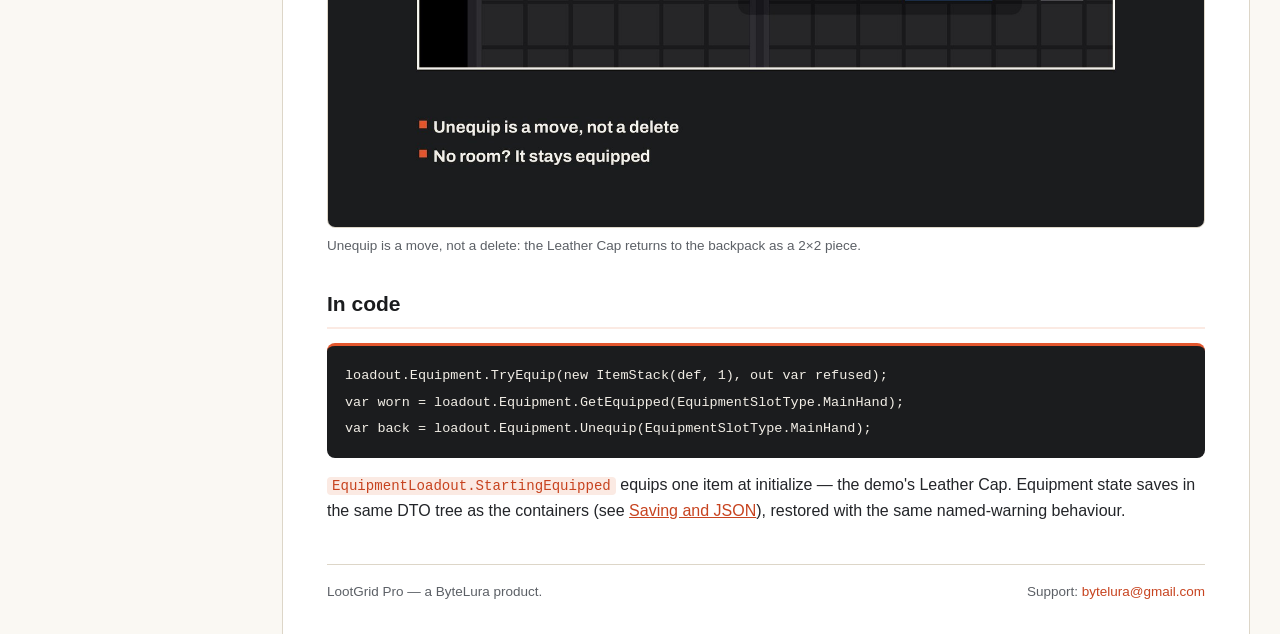
<file: equipment-doll.html>
<!DOCTYPE html>
<html lang="en">
<head>
<meta charset="utf-8">
<meta name="viewport" content="width=device-width, initial-scale=1">
<title>The Equipment Doll — LootGrid Pro Documentation</title>
<link rel="stylesheet" href="style.css">
</head>
<body>
<header class="site-header">
  <a class="product" href="index.html">LootGrid <span>Pro</span></a>
  <span class="brand">ByteLura</span>
  <span class="tagline">Spatial grid inventory for Unity</span>
</header>
<div class="layout">
  <aside class="sidebar">
    <p class="nav-title">Documentation</p>
    <nav>
      <ol>
          <li><a href="index.html">Home</a></li>
          <li><a href="gallery.html">Gallery</a></li>
          <li><a href="quick-start.html">Quick Start</a></li>
          <li><a href="grid-model.html">The Grid Model</a></li>
          <li><a href="containers-and-weight.html">Containers and Weight</a></li>
          <li><a href="drag-drop-and-click-move.html">Drag-and-Drop and Click-Move</a></li>
          <li><a href="equipment-doll.html" class="active">The Equipment Doll</a></li>
          <li><a href="saving-and-json.html">Saving and JSON</a></li>
          <li><a href="loot-tables.html">Loot Tables</a></li>
          <li><a href="building-your-screen.html">Building Your Screen</a></li>
          <li><a href="demo-guide.html">Demo Guide — The Loot Yard</a></li>
          <li><a href="api-summary.html">API Summary</a></li>
          <li><a href="honest-limits.html">Honest Limits</a></li>
          <li><a href="troubleshooting.html">Troubleshooting</a></li>
          <li><a href="support.html">Support</a></li>
      </ol>
    </nav>
    <p class="side-note">LootGrid Pro is a ByteLura product.<br>
    Support: <a href="mailto:bytelura@gmail.com">bytelura@gmail.com</a></p>
  </aside>
  <main class="content">

    <h1>The Equipment Doll (Separate Module)</h1>

    <p>The paper-doll ships as its own module — <code>EquipmentSet</code> (the model),
    <code>EquipmentLoadout</code> (its scene face), <code>EquipmentDollView</code> (the panel)
    and the equipment block of the serializer. The grid, container,
    transfer and serializer-core files contain no references to it:
    delete the module's files and the inventory core compiles and runs
    untouched.</p>

    <h2>Slots</h2>
    <p>Eight: Back, Head, MainHand, Chest, OffHand, Legs, Accessory, Feet.
    A definition's <code>EquipmentSlot</code> says where it goes; <code>None</code> means it can
    never be equipped, and the equip path refuses it plainly.</p>

    <h2>Equip, swap, unequip</h2>
    <ul>
      <li><strong>Equip</strong> — click an item to select it, then click its slot. One
      unit is consumed from the stack.</li>
      <li><strong>Swap</strong> — with a slot already filled, equipping is all-or-nothing:
      the old item is returned to the source grid first; if the grid
      cannot take it back, the swap is refused and nothing has moved.</li>
      <li><strong>Unequip</strong> — click a filled slot with nothing selected: the item
      moves into the bound container (the backpack on the standard
      screen). If there is no room, it stays equipped and the status line
      says why.</li>
    </ul>

    <figure class="doc-shot">
      <img src="images/doll-equipped.jpg" alt="The inventory screen with the backpack nearly empty after equipping, the equipped items out of the grid, beside the Wreck Chest">
      <figcaption>Equipping moves the item out of the grid: the backpack keeps only what is not worn.</figcaption>
    </figure>

    <figure class="doc-shot">
      <img src="images/doll-unequip.jpg" alt="The inventory screen after unequipping the Leather Cap, the cap sitting as a 2×2 piece in the backpack grid beside the Wreck Chest">
      <figcaption>Unequip is a move, not a delete: the Leather Cap returns to the backpack as a 2×2 piece.</figcaption>
    </figure>

    <h2>In code</h2>
    <pre><code>loadout.Equipment.TryEquip(new ItemStack(def, 1), out var refused);
var worn = loadout.Equipment.GetEquipped(EquipmentSlotType.MainHand);
var back = loadout.Equipment.Unequip(EquipmentSlotType.MainHand);</code></pre>

    <p><code>EquipmentLoadout.StartingEquipped</code> equips one item at initialize —
    the demo's Leather Cap. Equipment state saves in the same DTO tree as
    the containers (see <a href="saving-and-json.html">Saving and JSON</a>), restored with the same
    named-warning behaviour.</p>

    <footer class="page-footer">
      <span>LootGrid Pro — a ByteLura product.</span>
      <span>Support: <a href="mailto:bytelura@gmail.com">bytelura@gmail.com</a></span>
    </footer>
  </main>
</div>
</body>
</html>
</file>
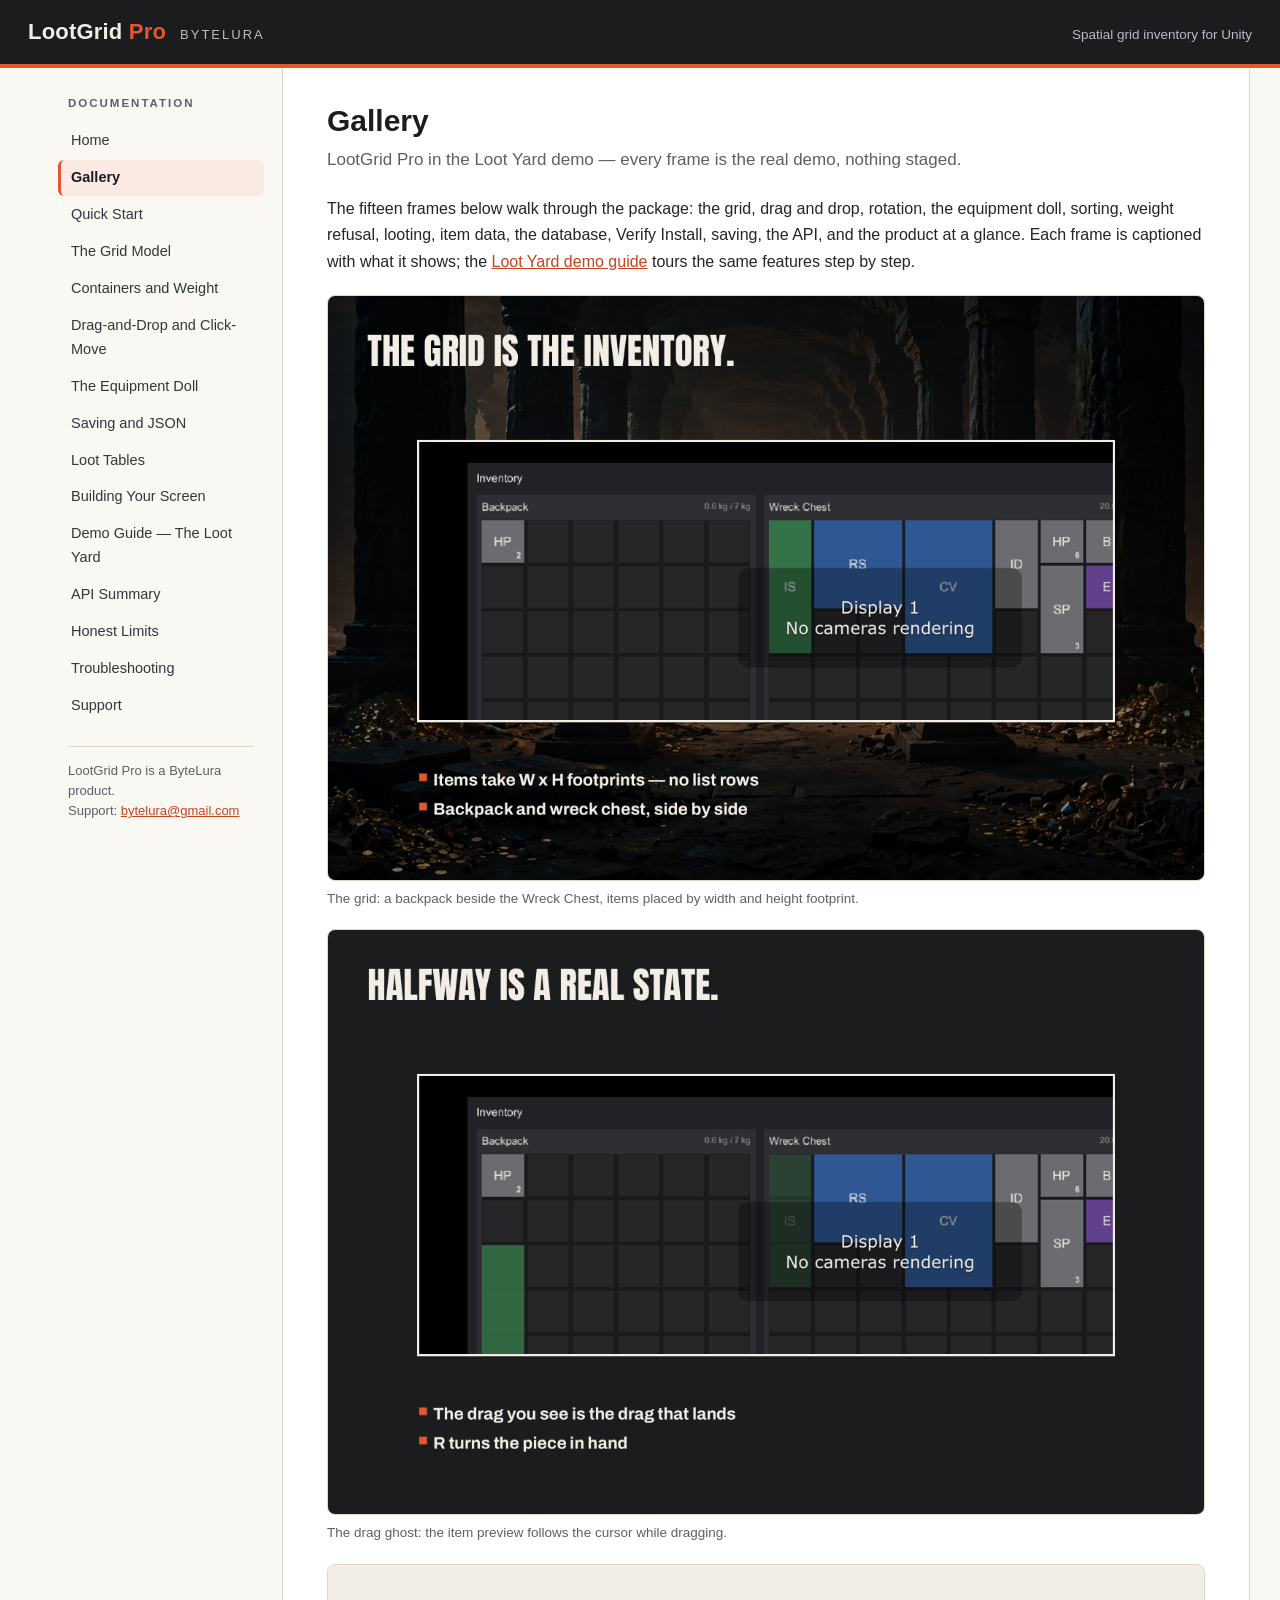
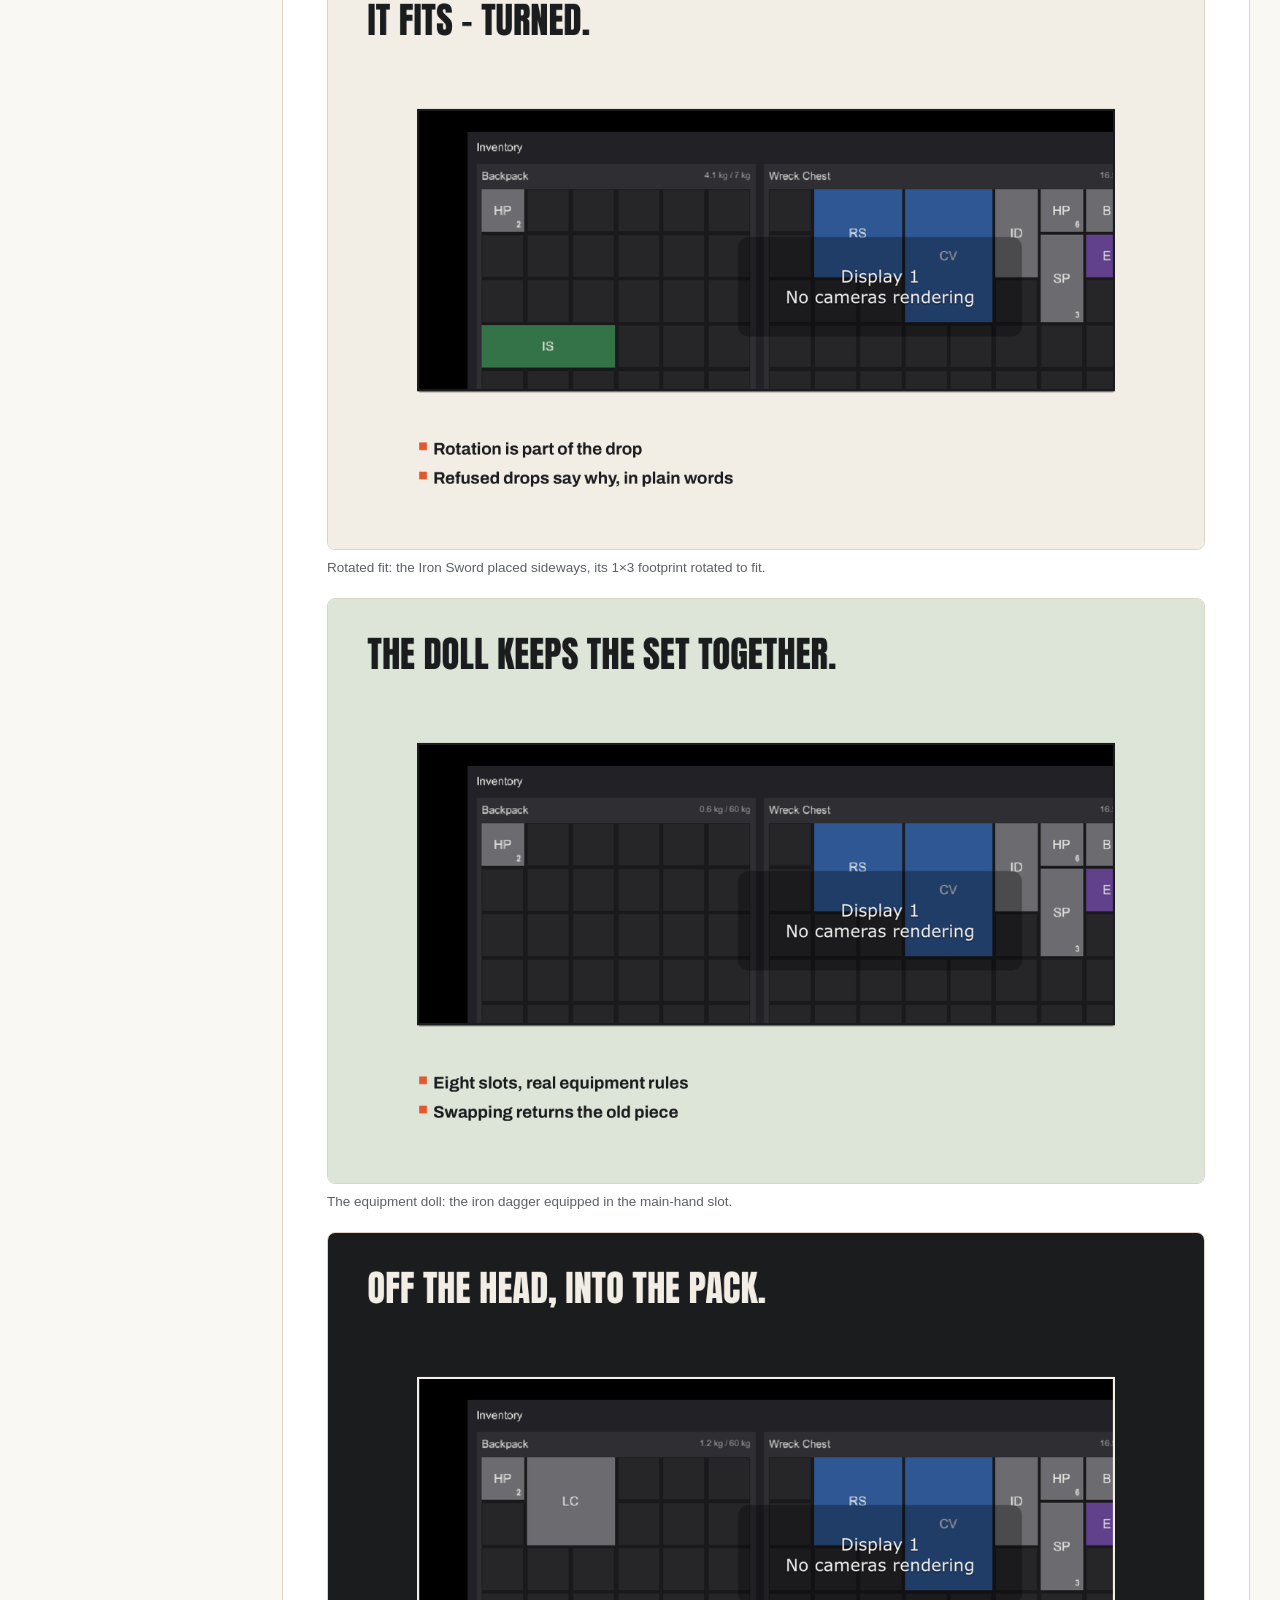
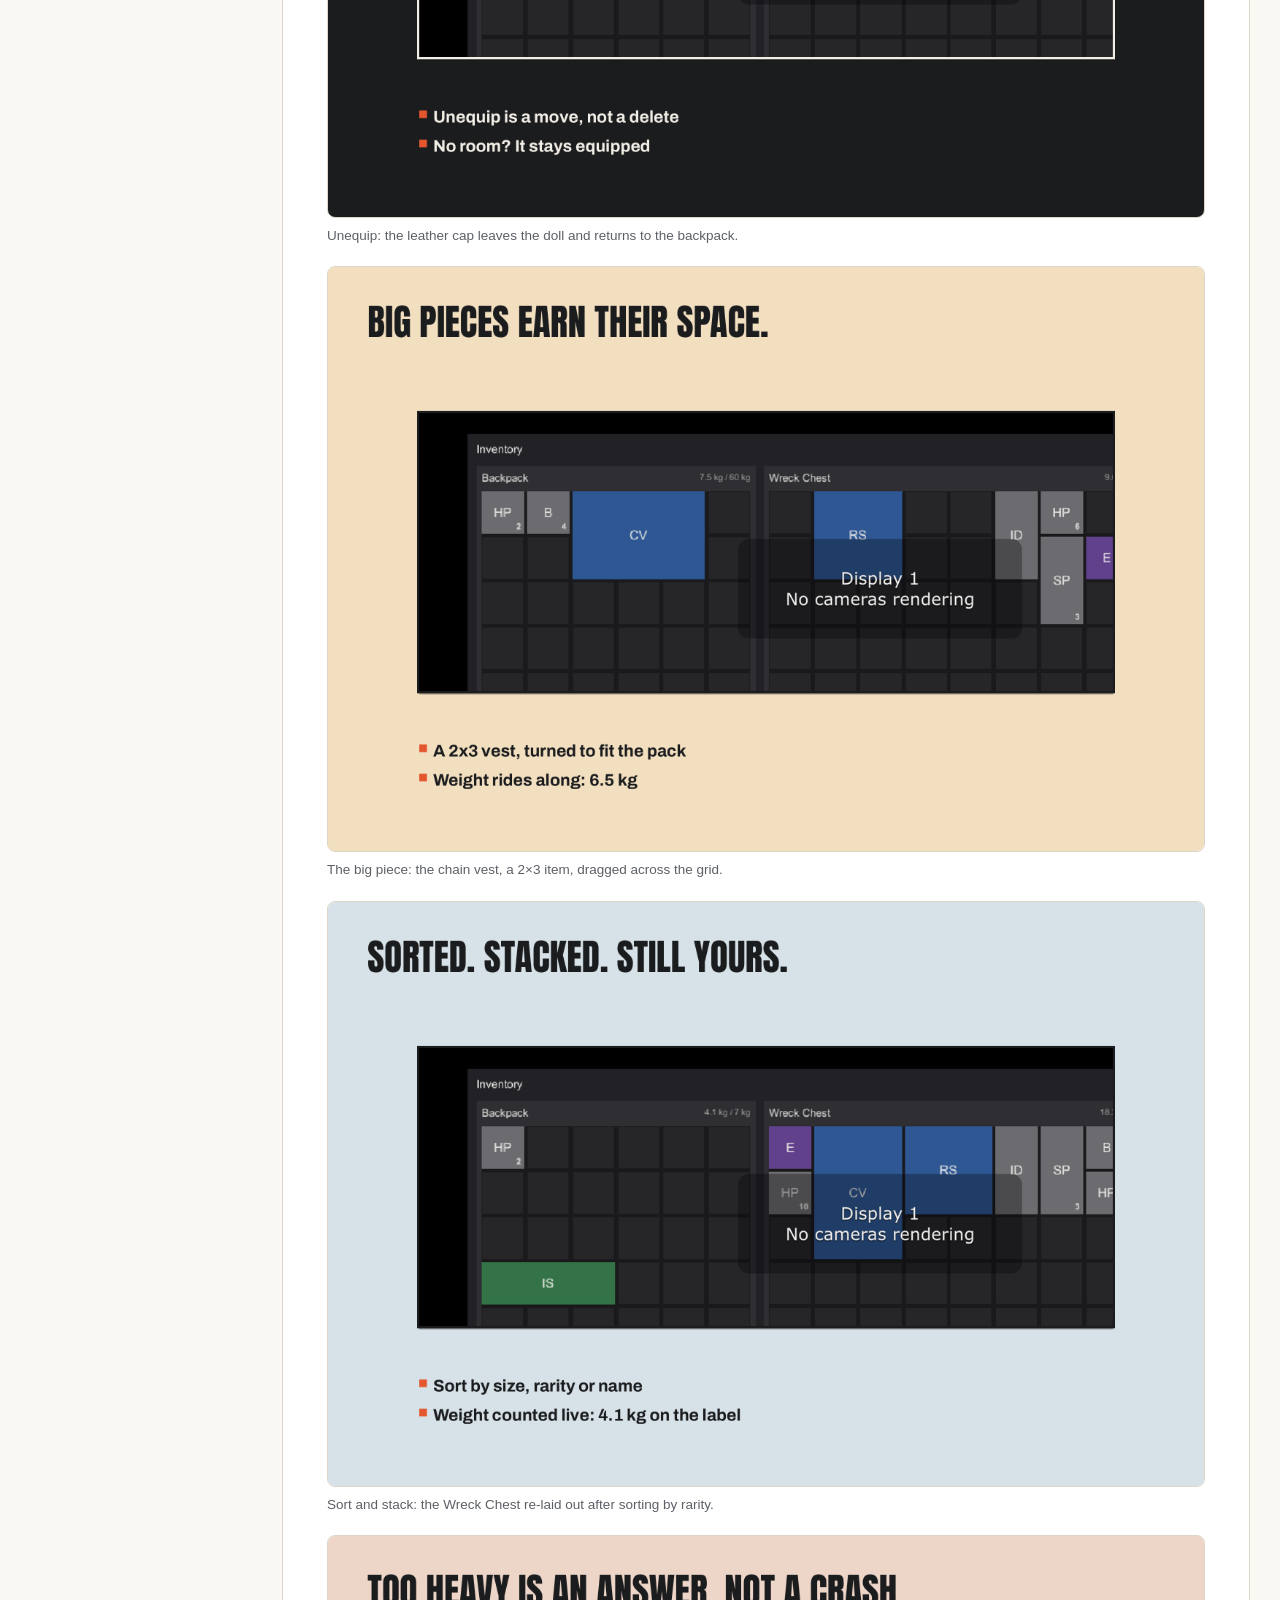
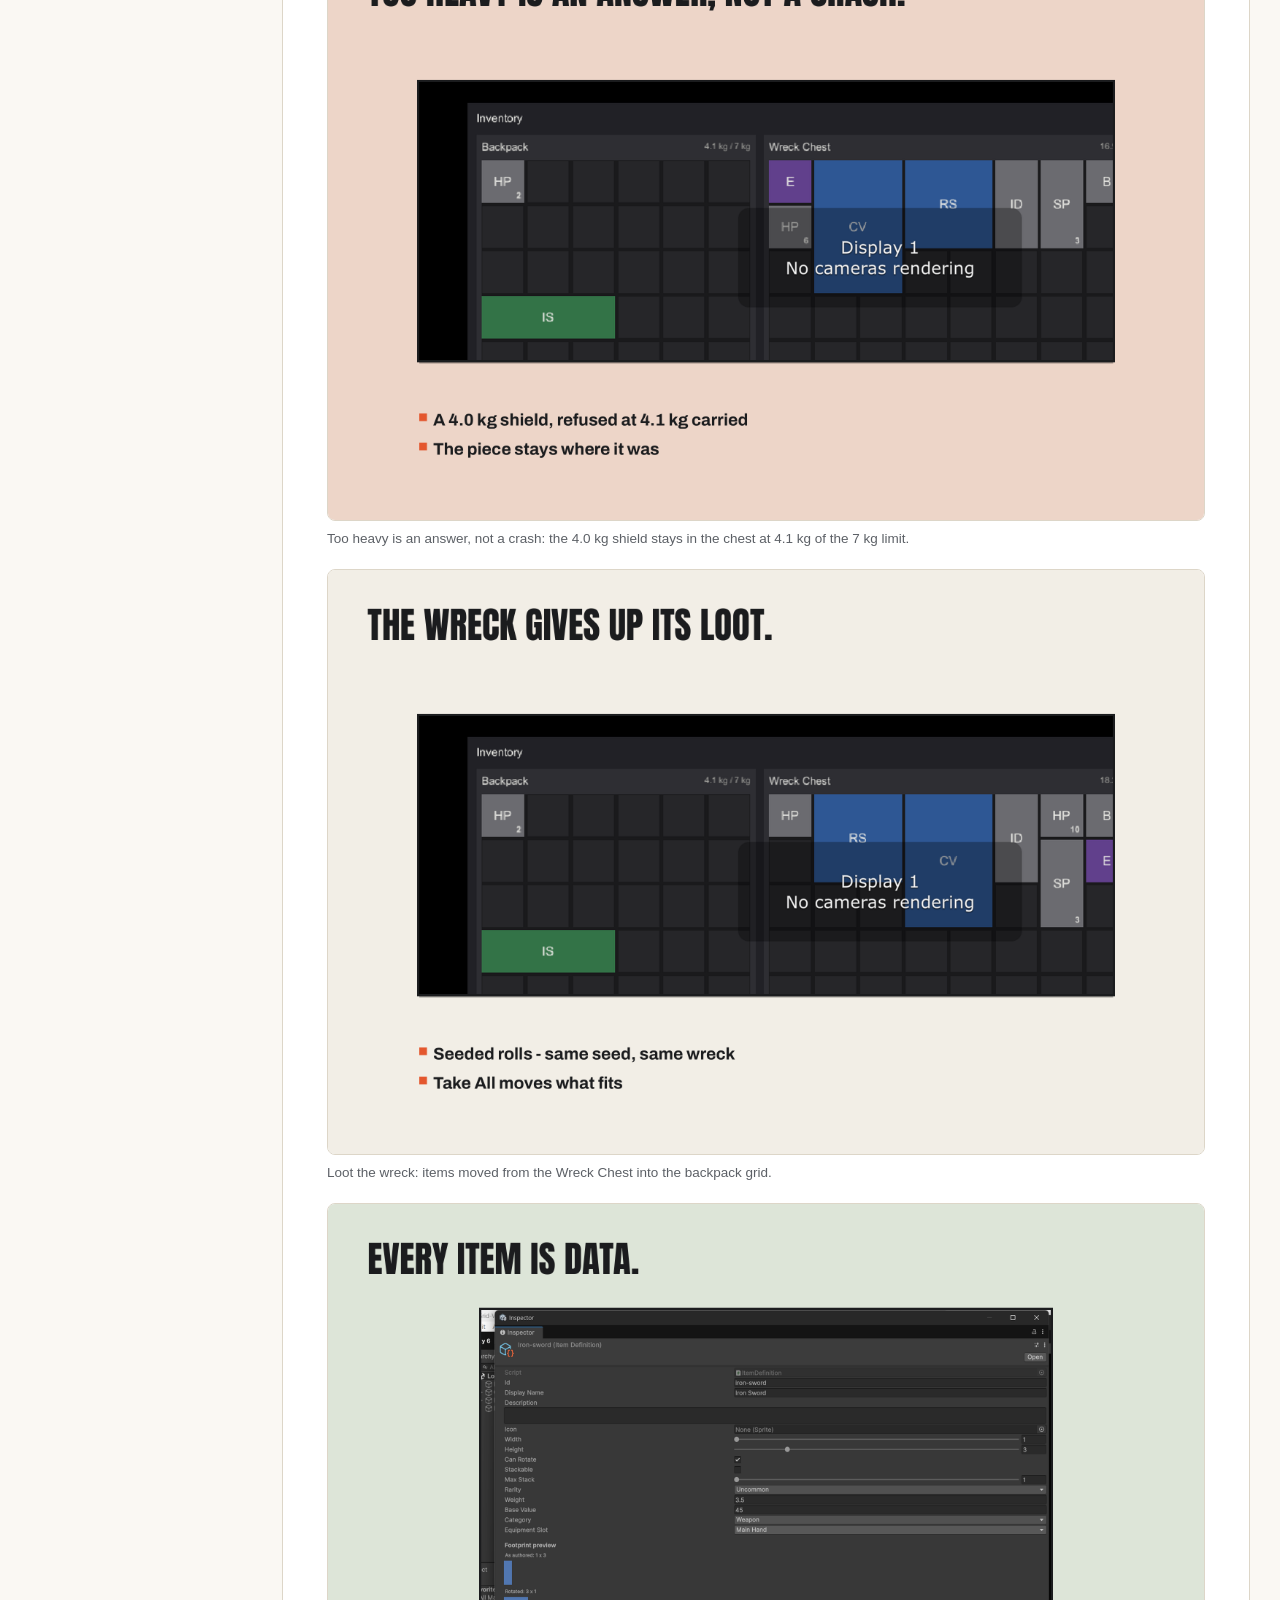
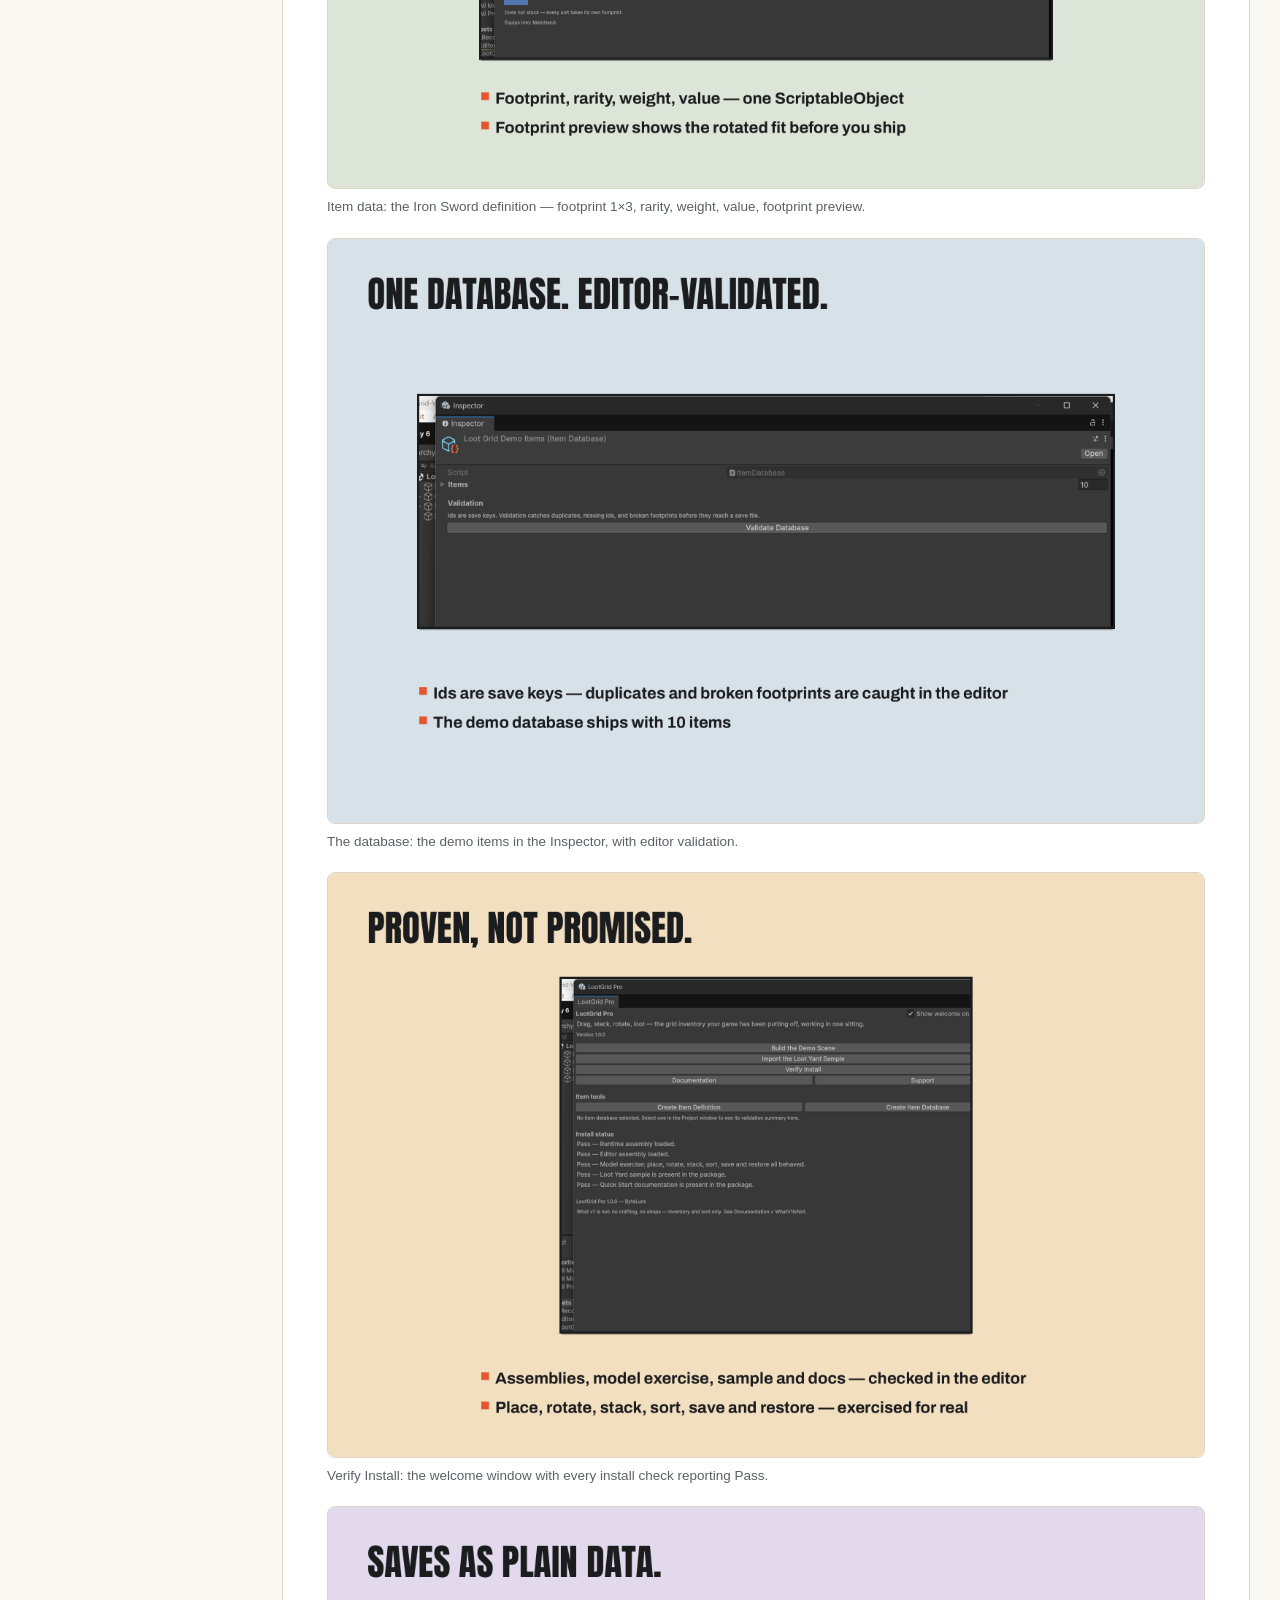
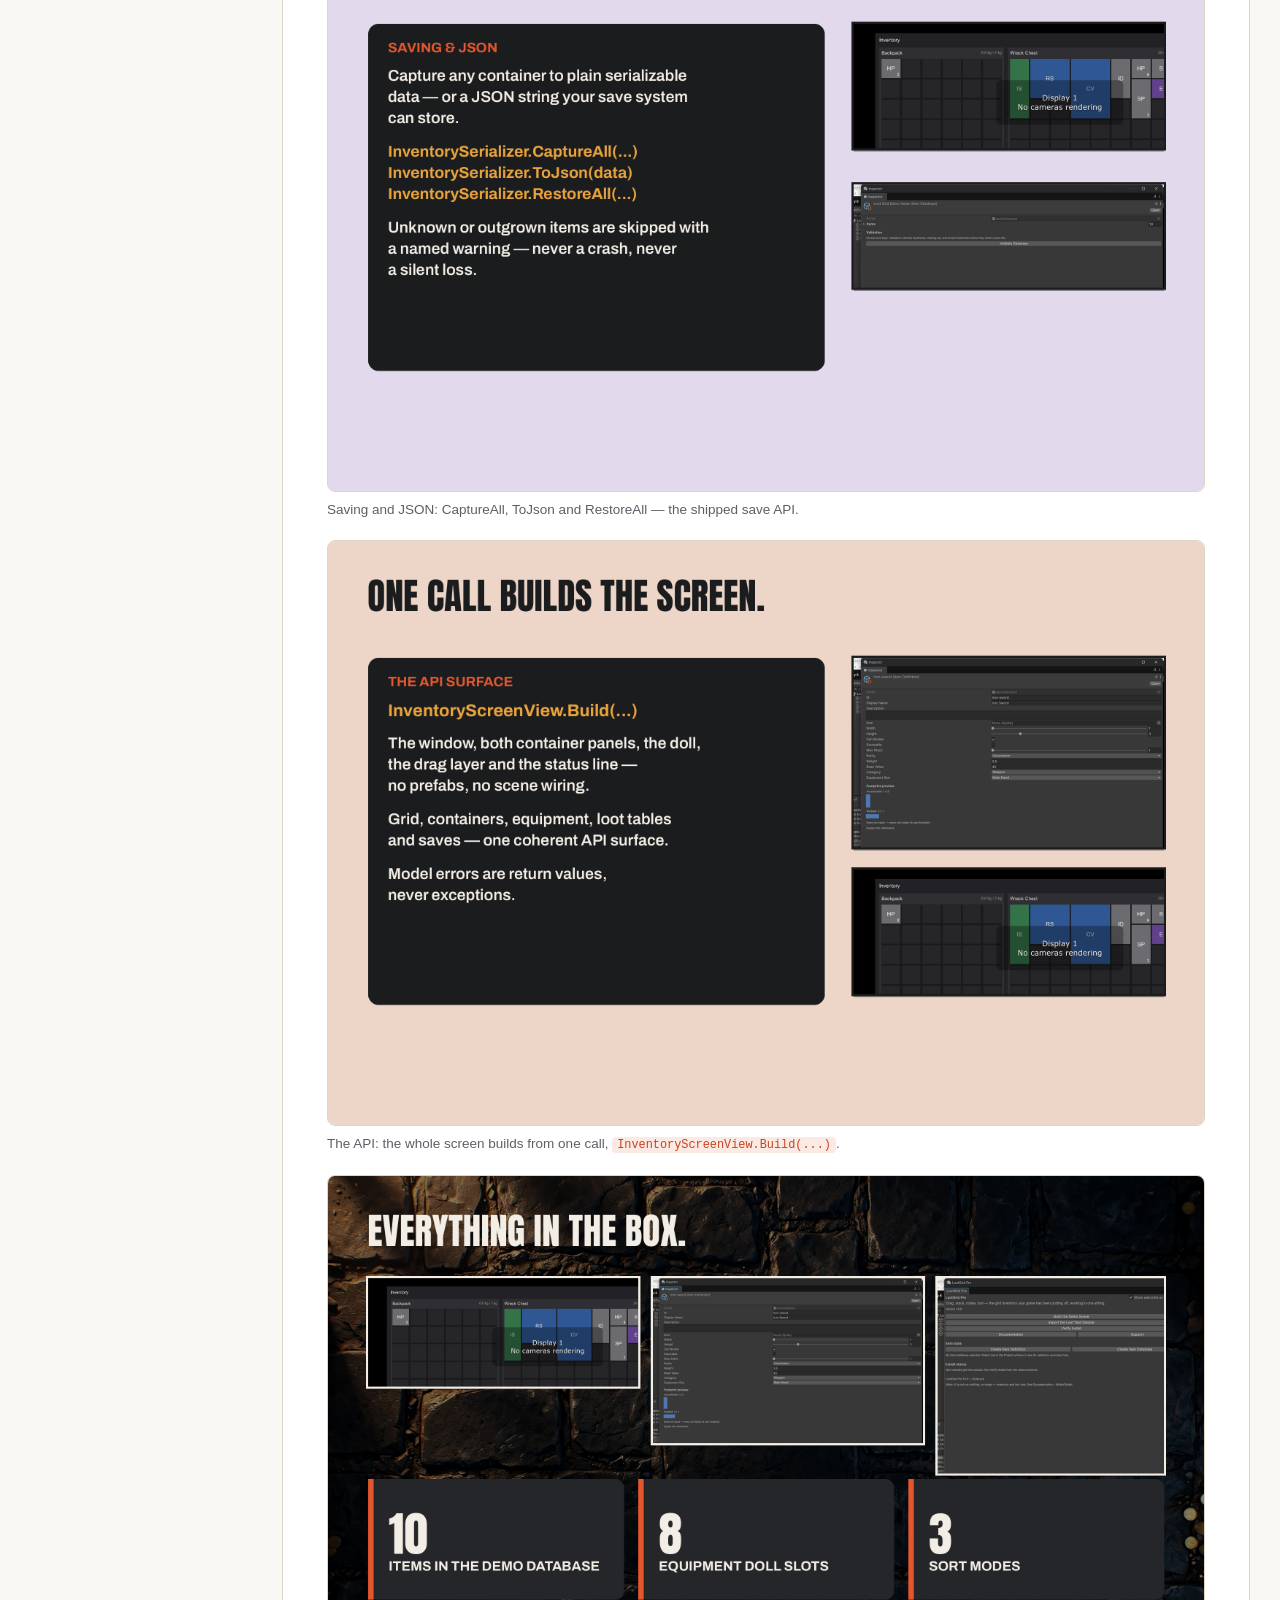
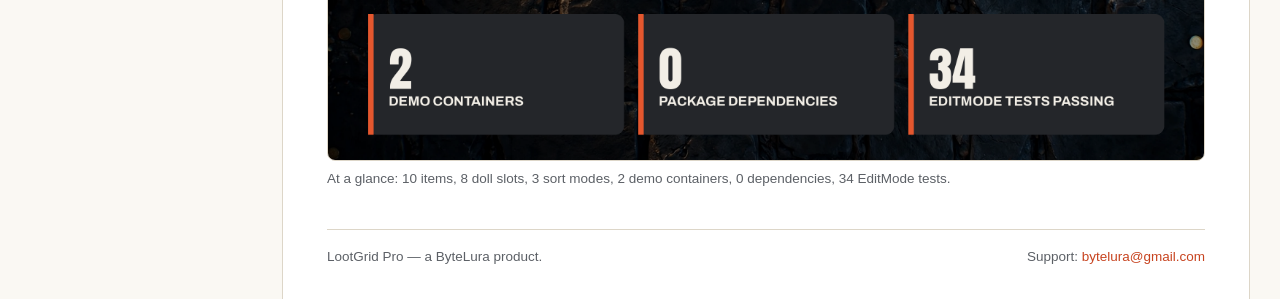
<file: gallery.html>
<!DOCTYPE html>
<html lang="en">
<head>
<meta charset="utf-8">
<meta name="viewport" content="width=device-width, initial-scale=1">
<title>Gallery — LootGrid Pro Documentation</title>
<link rel="stylesheet" href="style.css">
</head>
<body>
<header class="site-header">
  <a class="product" href="index.html">LootGrid <span>Pro</span></a>
  <span class="brand">ByteLura</span>
  <span class="tagline">Spatial grid inventory for Unity</span>
</header>
<div class="layout">
  <aside class="sidebar">
    <p class="nav-title">Documentation</p>
    <nav>
      <ol>
          <li><a href="index.html">Home</a></li>
          <li><a href="gallery.html" class="active">Gallery</a></li>
          <li><a href="quick-start.html">Quick Start</a></li>
          <li><a href="grid-model.html">The Grid Model</a></li>
          <li><a href="containers-and-weight.html">Containers and Weight</a></li>
          <li><a href="drag-drop-and-click-move.html">Drag-and-Drop and Click-Move</a></li>
          <li><a href="equipment-doll.html">The Equipment Doll</a></li>
          <li><a href="saving-and-json.html">Saving and JSON</a></li>
          <li><a href="loot-tables.html">Loot Tables</a></li>
          <li><a href="building-your-screen.html">Building Your Screen</a></li>
          <li><a href="demo-guide.html">Demo Guide — The Loot Yard</a></li>
          <li><a href="api-summary.html">API Summary</a></li>
          <li><a href="honest-limits.html">Honest Limits</a></li>
          <li><a href="troubleshooting.html">Troubleshooting</a></li>
          <li><a href="support.html">Support</a></li>
      </ol>
    </nav>
    <p class="side-note">LootGrid Pro is a ByteLura product.<br>
    Support: <a href="mailto:bytelura@gmail.com">bytelura@gmail.com</a></p>
  </aside>
  <main class="content">

    <h1>Gallery</h1>
    <p class="lede">LootGrid Pro in the Loot Yard demo — every frame is the real demo, nothing staged.</p>

    <p>The fifteen frames below walk through the package: the grid, drag
    and drop, rotation, the equipment doll, sorting, weight refusal,
    looting, item data, the database, Verify Install, saving, the API,
    and the product at a glance. Each frame is captioned with what it
    shows; the <a href="demo-guide.html">Loot Yard demo guide</a> tours
    the same features step by step.</p>

    <figure class="doc-shot">
      <img src="images/showcase-01.png" alt="The Loot Yard inventory screen: a backpack grid beside the Wreck Chest, with items placed by width and height footprint">
      <figcaption>The grid: a backpack beside the Wreck Chest, items placed by width and height footprint.</figcaption>
    </figure>

    <figure class="doc-shot">
      <img src="images/showcase-02.png" alt="Dragging an item across the inventory: the ghost preview follows the cursor over the backpack grid">
      <figcaption>The drag ghost: the item preview follows the cursor while dragging.</figcaption>
    </figure>

    <figure class="doc-shot">
      <img src="images/showcase-03.png" alt="An iron sword placed rotated, fitting its 1 by 3 footprint sideways in the grid">
      <figcaption>Rotated fit: the Iron Sword placed sideways, its 1&times;3 footprint rotated to fit.</figcaption>
    </figure>

    <figure class="doc-shot">
      <img src="images/showcase-04.png" alt="The equipment doll with the iron dagger equipped in the main-hand slot">
      <figcaption>The equipment doll: the iron dagger equipped in the main-hand slot.</figcaption>
    </figure>

    <figure class="doc-shot">
      <img src="images/showcase-05.png" alt="Unequipping the leather cap from the equipment doll back into the backpack">
      <figcaption>Unequip: the leather cap leaves the doll and returns to the backpack.</figcaption>
    </figure>

    <figure class="doc-shot">
      <img src="images/showcase-06.png" alt="Dragging the chain vest, a large 2 by 3 piece, across the inventory grid">
      <figcaption>The big piece: the chain vest, a 2&times;3 item, dragged across the grid.</figcaption>
    </figure>

    <figure class="doc-shot">
      <img src="images/showcase-07.png" alt="The Wreck Chest grid after sorting by rarity, with items re-laid out in order">
      <figcaption>Sort and stack: the Wreck Chest re-laid out after sorting by rarity.</figcaption>
    </figure>

    <figure class="doc-shot">
      <img src="images/showcase-08.png" alt="A refused drag: the 4.0 kg shield stays in the chest because the backpack is at 4.1 kg of its 7 kg limit">
      <figcaption>Too heavy is an answer, not a crash: the 4.0&nbsp;kg shield stays in the chest at 4.1&nbsp;kg of the 7&nbsp;kg limit.</figcaption>
    </figure>

    <figure class="doc-shot">
      <img src="images/showcase-09.png" alt="Looting the Wreck Chest: items moved from the chest into the backpack grid">
      <figcaption>Loot the wreck: items moved from the Wreck Chest into the backpack grid.</figcaption>
    </figure>

    <figure class="doc-shot">
      <img src="images/showcase-10.png" alt="The Iron Sword item definition in the Unity Inspector, showing footprint 1 by 3, rarity, weight, value and a footprint preview">
      <figcaption>Item data: the Iron Sword definition — footprint 1&times;3, rarity, weight, value, footprint preview.</figcaption>
    </figure>

    <figure class="doc-shot">
      <img src="images/showcase-11.png" alt="The item database open in the Unity Inspector, listing the demo items with editor validation">
      <figcaption>The database: the demo items in the Inspector, with editor validation.</figcaption>
    </figure>

    <figure class="doc-shot">
      <img src="images/showcase-12.png" alt="The LootGrid Pro welcome window after running Verify Install, with every install check reporting Pass">
      <figcaption>Verify Install: the welcome window with every install check reporting Pass.</figcaption>
    </figure>

    <figure class="doc-shot">
      <img src="images/showcase-13.png" alt="Saving and JSON: CaptureAll, ToJson and RestoreAll, the shipped save API">
      <figcaption>Saving and JSON: CaptureAll, ToJson and RestoreAll — the shipped save API.</figcaption>
    </figure>

    <figure class="doc-shot">
      <img src="images/showcase-14.png" alt="API summary: the whole inventory screen builds from one call, InventoryScreenView.Build">
      <figcaption>The API: the whole screen builds from one call, <code>InventoryScreenView.Build(...)</code>.</figcaption>
    </figure>

    <figure class="doc-shot">
      <img src="images/showcase-15.png" alt="LootGrid Pro at a glance: 10 items, 8 doll slots, 3 sort modes, 2 demo containers, 0 dependencies, 34 EditMode tests">
      <figcaption>At a glance: 10 items, 8 doll slots, 3 sort modes, 2 demo containers, 0 dependencies, 34 EditMode tests.</figcaption>
    </figure>

    <footer class="page-footer">
      <span>LootGrid Pro — a ByteLura product.</span>
      <span>Support: <a href="mailto:bytelura@gmail.com">bytelura@gmail.com</a></span>
    </footer>
  </main>
</div>
</body>
</html>
</file>
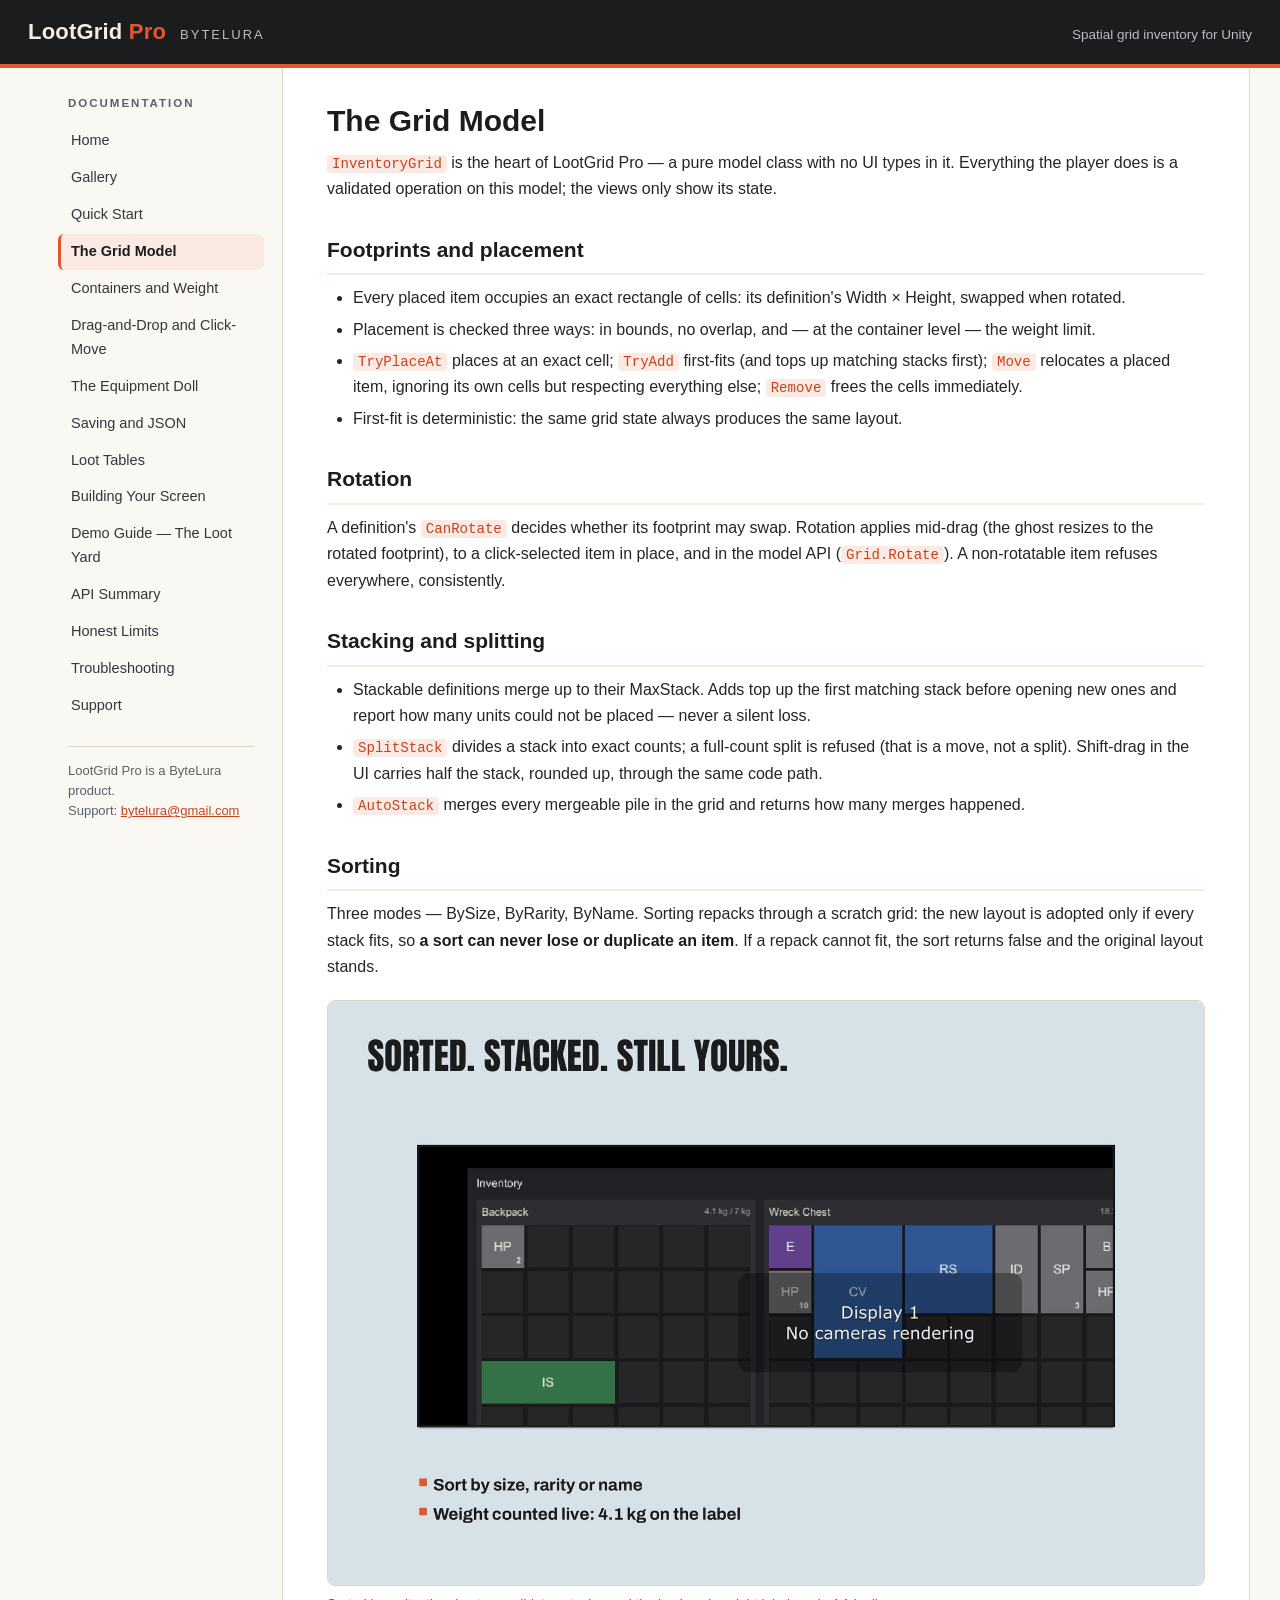
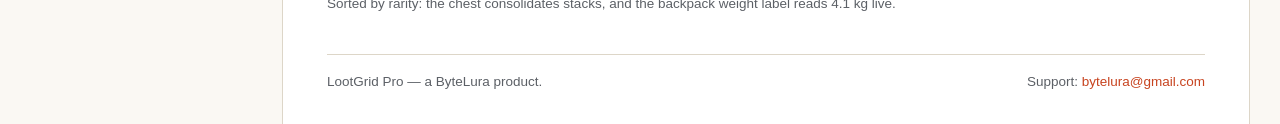
<file: grid-model.html>
<!DOCTYPE html>
<html lang="en">
<head>
<meta charset="utf-8">
<meta name="viewport" content="width=device-width, initial-scale=1">
<title>The Grid Model — LootGrid Pro Documentation</title>
<link rel="stylesheet" href="style.css">
</head>
<body>
<header class="site-header">
  <a class="product" href="index.html">LootGrid <span>Pro</span></a>
  <span class="brand">ByteLura</span>
  <span class="tagline">Spatial grid inventory for Unity</span>
</header>
<div class="layout">
  <aside class="sidebar">
    <p class="nav-title">Documentation</p>
    <nav>
      <ol>
          <li><a href="index.html">Home</a></li>
          <li><a href="gallery.html">Gallery</a></li>
          <li><a href="quick-start.html">Quick Start</a></li>
          <li><a href="grid-model.html" class="active">The Grid Model</a></li>
          <li><a href="containers-and-weight.html">Containers and Weight</a></li>
          <li><a href="drag-drop-and-click-move.html">Drag-and-Drop and Click-Move</a></li>
          <li><a href="equipment-doll.html">The Equipment Doll</a></li>
          <li><a href="saving-and-json.html">Saving and JSON</a></li>
          <li><a href="loot-tables.html">Loot Tables</a></li>
          <li><a href="building-your-screen.html">Building Your Screen</a></li>
          <li><a href="demo-guide.html">Demo Guide — The Loot Yard</a></li>
          <li><a href="api-summary.html">API Summary</a></li>
          <li><a href="honest-limits.html">Honest Limits</a></li>
          <li><a href="troubleshooting.html">Troubleshooting</a></li>
          <li><a href="support.html">Support</a></li>
      </ol>
    </nav>
    <p class="side-note">LootGrid Pro is a ByteLura product.<br>
    Support: <a href="mailto:bytelura@gmail.com">bytelura@gmail.com</a></p>
  </aside>
  <main class="content">

    <h1>The Grid Model</h1>

    <p><code>InventoryGrid</code> is the heart of LootGrid Pro — a pure model class with
    no UI types in it. Everything the player does is a validated operation
    on this model; the views only show its state.</p>

    <h2>Footprints and placement</h2>
    <ul>
      <li>Every placed item occupies an exact rectangle of cells: its
      definition's Width &times; Height, swapped when rotated.</li>
      <li>Placement is checked three ways: in bounds, no overlap, and — at the
      container level — the weight limit.</li>
      <li><code>TryPlaceAt</code> places at an exact cell; <code>TryAdd</code> first-fits (and
      tops up matching stacks first); <code>Move</code> relocates a placed item,
      ignoring its own cells but respecting everything else; <code>Remove</code>
      frees the cells immediately.</li>
      <li>First-fit is deterministic: the same grid state always produces the
      same layout.</li>
    </ul>

    <h2>Rotation</h2>
    <p>A definition's <code>CanRotate</code> decides whether its footprint may swap.
    Rotation applies mid-drag (the ghost resizes to the rotated
    footprint), to a click-selected item in place, and in the model API
    (<code>Grid.Rotate</code>). A non-rotatable item refuses everywhere, consistently.</p>

    <h2>Stacking and splitting</h2>
    <ul>
      <li>Stackable definitions merge up to their MaxStack. Adds top up the
      first matching stack before opening new ones and report how many
      units could not be placed — never a silent loss.</li>
      <li><code>SplitStack</code> divides a stack into exact counts; a full-count split
      is refused (that is a move, not a split). Shift-drag in the UI
      carries half the stack, rounded up, through the same code path.</li>
      <li><code>AutoStack</code> merges every mergeable pile in the grid and returns how
      many merges happened.</li>
    </ul>

    <h2>Sorting</h2>
    <p>Three modes — BySize, ByRarity, ByName. Sorting repacks through a
    scratch grid: the new layout is adopted only if every stack fits, so
    <strong>a sort can never lose or duplicate an item</strong>. If a repack cannot
    fit, the sort returns false and the original layout stands.</p>

    <figure class="doc-shot">
      <img src="images/surface-sorted.jpg" alt="The inventory screen after sorting the Wreck Chest by rarity, with the consolidated Healing Potion stack and the Iron Sword placed in the backpack">
      <figcaption>Sorted by rarity: the chest consolidates stacks, and the backpack weight label reads 4.1 kg live.</figcaption>
    </figure>

    <footer class="page-footer">
      <span>LootGrid Pro — a ByteLura product.</span>
      <span>Support: <a href="mailto:bytelura@gmail.com">bytelura@gmail.com</a></span>
    </footer>
  </main>
</div>
</body>
</html>
</file>
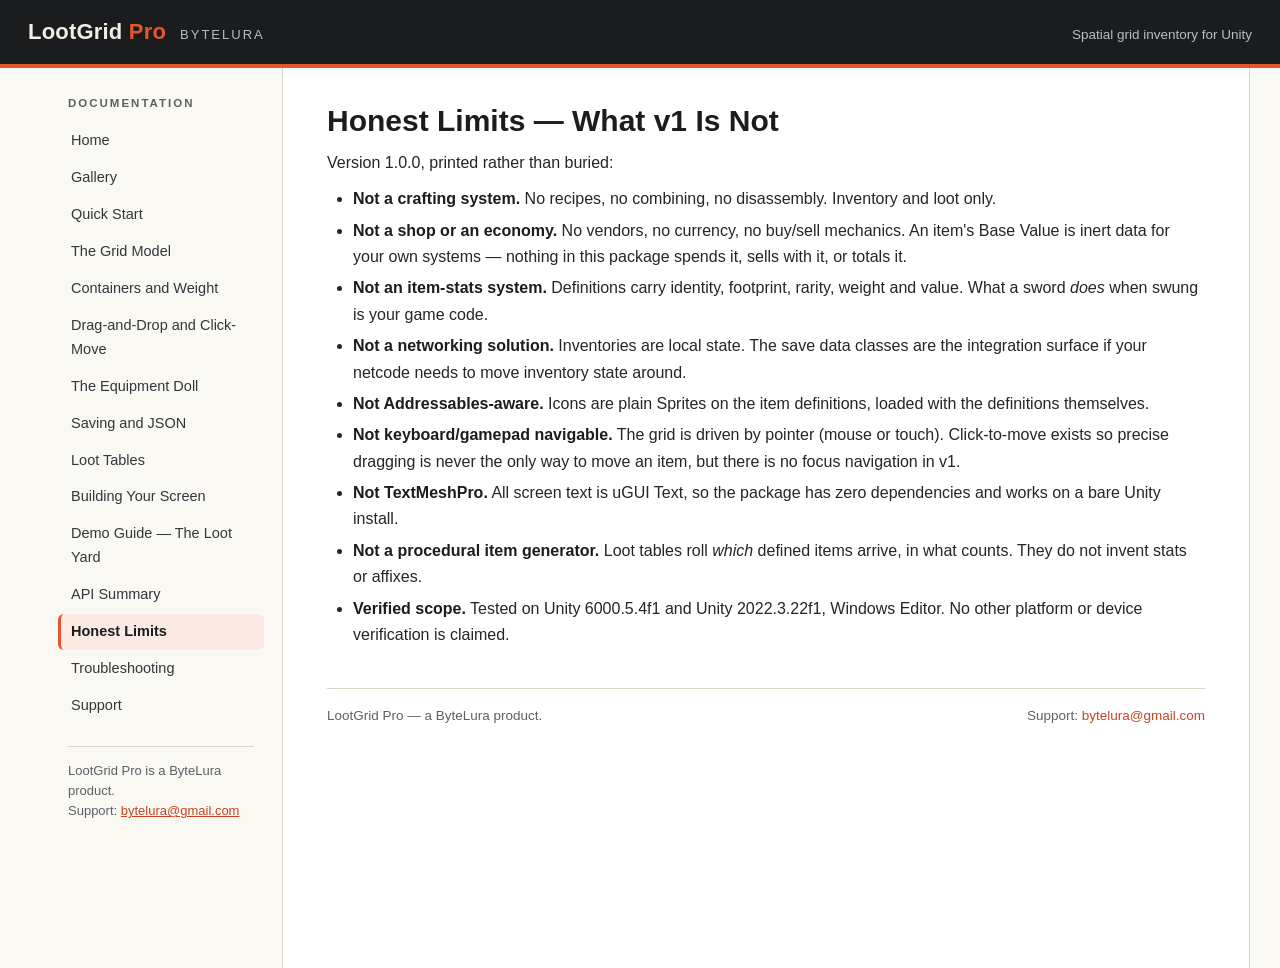
<file: honest-limits.html>
<!DOCTYPE html>
<html lang="en">
<head>
<meta charset="utf-8">
<meta name="viewport" content="width=device-width, initial-scale=1">
<title>Honest Limits — LootGrid Pro Documentation</title>
<link rel="stylesheet" href="style.css">
</head>
<body>
<header class="site-header">
  <a class="product" href="index.html">LootGrid <span>Pro</span></a>
  <span class="brand">ByteLura</span>
  <span class="tagline">Spatial grid inventory for Unity</span>
</header>
<div class="layout">
  <aside class="sidebar">
    <p class="nav-title">Documentation</p>
    <nav>
      <ol>
          <li><a href="index.html">Home</a></li>
          <li><a href="gallery.html">Gallery</a></li>
          <li><a href="quick-start.html">Quick Start</a></li>
          <li><a href="grid-model.html">The Grid Model</a></li>
          <li><a href="containers-and-weight.html">Containers and Weight</a></li>
          <li><a href="drag-drop-and-click-move.html">Drag-and-Drop and Click-Move</a></li>
          <li><a href="equipment-doll.html">The Equipment Doll</a></li>
          <li><a href="saving-and-json.html">Saving and JSON</a></li>
          <li><a href="loot-tables.html">Loot Tables</a></li>
          <li><a href="building-your-screen.html">Building Your Screen</a></li>
          <li><a href="demo-guide.html">Demo Guide — The Loot Yard</a></li>
          <li><a href="api-summary.html">API Summary</a></li>
          <li><a href="honest-limits.html" class="active">Honest Limits</a></li>
          <li><a href="troubleshooting.html">Troubleshooting</a></li>
          <li><a href="support.html">Support</a></li>
      </ol>
    </nav>
    <p class="side-note">LootGrid Pro is a ByteLura product.<br>
    Support: <a href="mailto:bytelura@gmail.com">bytelura@gmail.com</a></p>
  </aside>
  <main class="content">

    <h1>Honest Limits — What v1 Is Not</h1>

    <p>Version 1.0.0, printed rather than buried:</p>
    <ul>
      <li><strong>Not a crafting system.</strong> No recipes, no combining, no
      disassembly. Inventory and loot only.</li>
      <li><strong>Not a shop or an economy.</strong> No vendors, no currency, no buy/sell
      mechanics. An item's Base Value is inert data for your own systems —
      nothing in this package spends it, sells with it, or totals it.</li>
      <li><strong>Not an item-stats system.</strong> Definitions carry identity, footprint,
      rarity, weight and value. What a sword <em>does</em> when swung is your
      game code.</li>
      <li><strong>Not a networking solution.</strong> Inventories are local state. The save
      data classes are the integration surface if your netcode needs to
      move inventory state around.</li>
      <li><strong>Not Addressables-aware.</strong> Icons are plain Sprites on the item
      definitions, loaded with the definitions themselves.</li>
      <li><strong>Not keyboard/gamepad navigable.</strong> The grid is driven by pointer
      (mouse or touch). Click-to-move exists so precise dragging is never
      the only way to move an item, but there is no focus navigation in
      v1.</li>
      <li><strong>Not TextMeshPro.</strong> All screen text is uGUI Text, so the package
      has zero dependencies and works on a bare Unity install.</li>
      <li><strong>Not a procedural item generator.</strong> Loot tables roll <em>which</em>
      defined items arrive, in what counts. They do not invent stats or
      affixes.</li>
      <li><strong>Verified scope.</strong> Tested on Unity 6000.5.4f1 and Unity
      2022.3.22f1, Windows Editor. No other platform or device
      verification is claimed.</li>
    </ul>

    <footer class="page-footer">
      <span>LootGrid Pro — a ByteLura product.</span>
      <span>Support: <a href="mailto:bytelura@gmail.com">bytelura@gmail.com</a></span>
    </footer>
  </main>
</div>
</body>
</html>
</file>
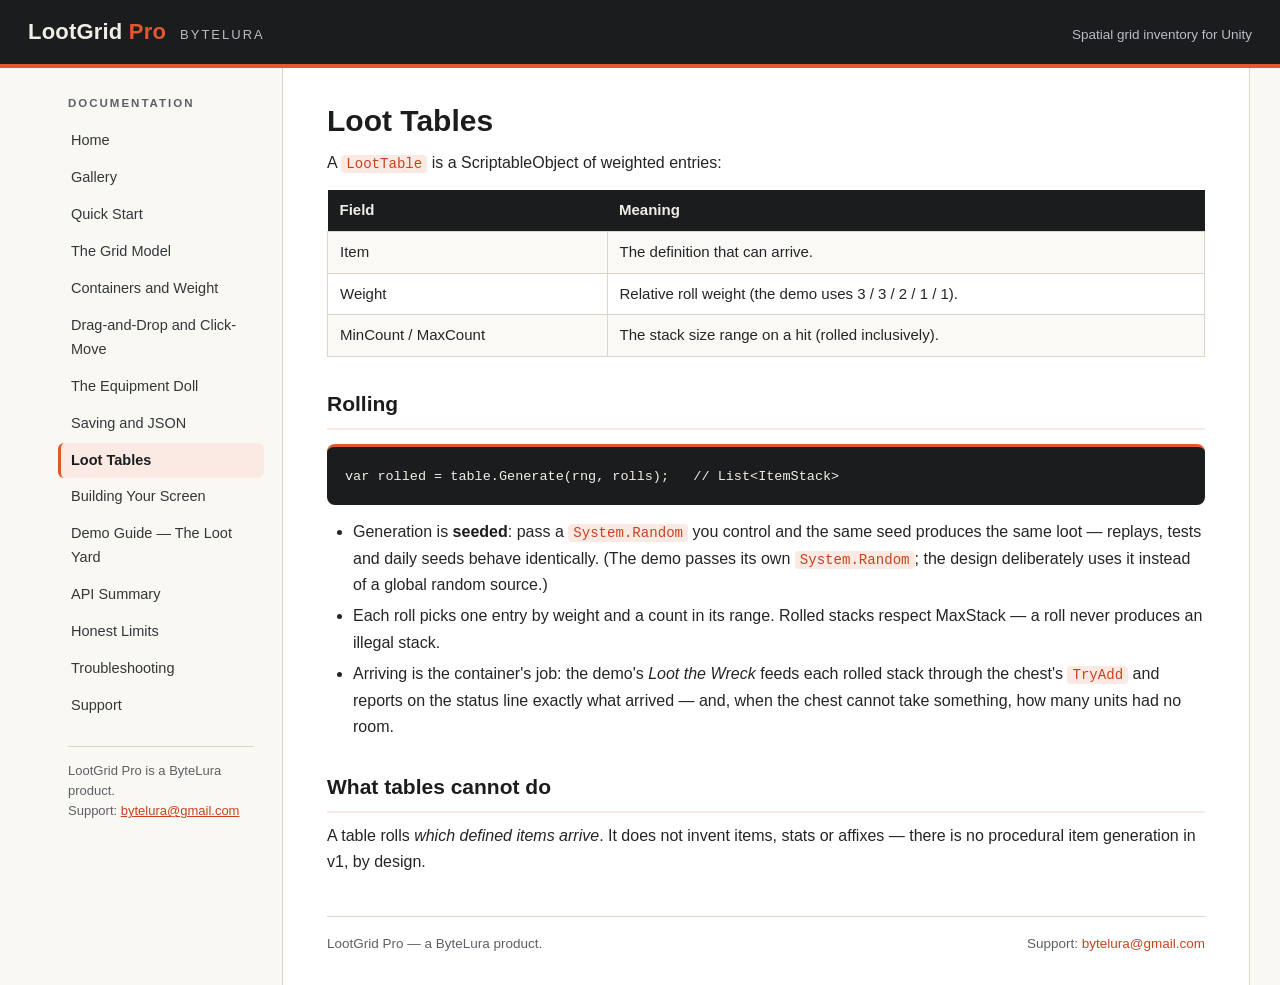
<file: loot-tables.html>
<!DOCTYPE html>
<html lang="en">
<head>
<meta charset="utf-8">
<meta name="viewport" content="width=device-width, initial-scale=1">
<title>Loot Tables — LootGrid Pro Documentation</title>
<link rel="stylesheet" href="style.css">
</head>
<body>
<header class="site-header">
  <a class="product" href="index.html">LootGrid <span>Pro</span></a>
  <span class="brand">ByteLura</span>
  <span class="tagline">Spatial grid inventory for Unity</span>
</header>
<div class="layout">
  <aside class="sidebar">
    <p class="nav-title">Documentation</p>
    <nav>
      <ol>
          <li><a href="index.html">Home</a></li>
          <li><a href="gallery.html">Gallery</a></li>
          <li><a href="quick-start.html">Quick Start</a></li>
          <li><a href="grid-model.html">The Grid Model</a></li>
          <li><a href="containers-and-weight.html">Containers and Weight</a></li>
          <li><a href="drag-drop-and-click-move.html">Drag-and-Drop and Click-Move</a></li>
          <li><a href="equipment-doll.html">The Equipment Doll</a></li>
          <li><a href="saving-and-json.html">Saving and JSON</a></li>
          <li><a href="loot-tables.html" class="active">Loot Tables</a></li>
          <li><a href="building-your-screen.html">Building Your Screen</a></li>
          <li><a href="demo-guide.html">Demo Guide — The Loot Yard</a></li>
          <li><a href="api-summary.html">API Summary</a></li>
          <li><a href="honest-limits.html">Honest Limits</a></li>
          <li><a href="troubleshooting.html">Troubleshooting</a></li>
          <li><a href="support.html">Support</a></li>
      </ol>
    </nav>
    <p class="side-note">LootGrid Pro is a ByteLura product.<br>
    Support: <a href="mailto:bytelura@gmail.com">bytelura@gmail.com</a></p>
  </aside>
  <main class="content">

    <h1>Loot Tables</h1>

    <p>A <code>LootTable</code> is a ScriptableObject of weighted entries:</p>

    <table>
      <tr><th>Field</th><th>Meaning</th></tr>
      <tr><td>Item</td><td>The definition that can arrive.</td></tr>
      <tr><td>Weight</td><td>Relative roll weight (the demo uses 3 / 3 / 2 / 1 / 1).</td></tr>
      <tr><td>MinCount / MaxCount</td><td>The stack size range on a hit (rolled inclusively).</td></tr>
    </table>

    <h2>Rolling</h2>
    <pre><code>var rolled = table.Generate(rng, rolls);   // List&lt;ItemStack&gt;</code></pre>
    <ul>
      <li>Generation is <strong>seeded</strong>: pass a <code>System.Random</code> you control and
      the same seed produces the same loot — replays, tests and daily
      seeds behave identically. (The demo passes its own <code>System.Random</code>;
      the design deliberately uses it instead of a global random source.)</li>
      <li>Each roll picks one entry by weight and a count in its range.
      Rolled stacks respect MaxStack — a roll never produces an illegal
      stack.</li>
      <li>Arriving is the container's job: the demo's <em>Loot the Wreck</em> feeds
      each rolled stack through the chest's <code>TryAdd</code> and reports on the
      status line exactly what arrived — and, when the chest cannot take
      something, how many units had no room.</li>
    </ul>

    <h2>What tables cannot do</h2>
    <p>A table rolls <em>which defined items arrive</em>. It does not invent items,
    stats or affixes — there is no procedural item generation in v1, by
    design.</p>

    <footer class="page-footer">
      <span>LootGrid Pro — a ByteLura product.</span>
      <span>Support: <a href="mailto:bytelura@gmail.com">bytelura@gmail.com</a></span>
    </footer>
  </main>
</div>
</body>
</html>
</file>
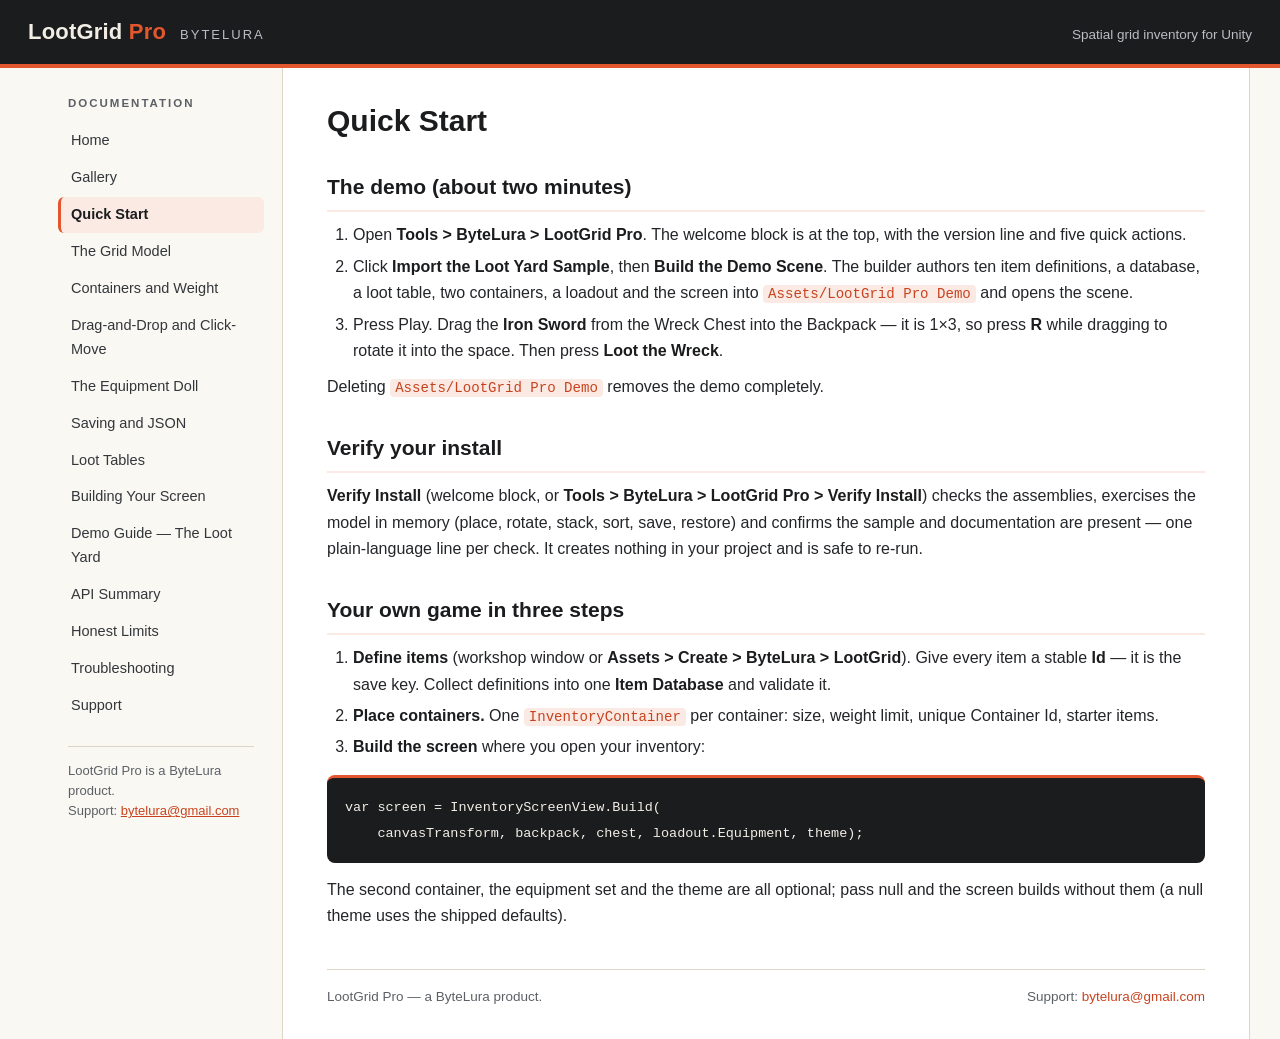
<file: quick-start.html>
<!DOCTYPE html>
<html lang="en">
<head>
<meta charset="utf-8">
<meta name="viewport" content="width=device-width, initial-scale=1">
<title>Quick Start — LootGrid Pro Documentation</title>
<link rel="stylesheet" href="style.css">
</head>
<body>
<header class="site-header">
  <a class="product" href="index.html">LootGrid <span>Pro</span></a>
  <span class="brand">ByteLura</span>
  <span class="tagline">Spatial grid inventory for Unity</span>
</header>
<div class="layout">
  <aside class="sidebar">
    <p class="nav-title">Documentation</p>
    <nav>
      <ol>
          <li><a href="index.html">Home</a></li>
          <li><a href="gallery.html">Gallery</a></li>
          <li><a href="quick-start.html" class="active">Quick Start</a></li>
          <li><a href="grid-model.html">The Grid Model</a></li>
          <li><a href="containers-and-weight.html">Containers and Weight</a></li>
          <li><a href="drag-drop-and-click-move.html">Drag-and-Drop and Click-Move</a></li>
          <li><a href="equipment-doll.html">The Equipment Doll</a></li>
          <li><a href="saving-and-json.html">Saving and JSON</a></li>
          <li><a href="loot-tables.html">Loot Tables</a></li>
          <li><a href="building-your-screen.html">Building Your Screen</a></li>
          <li><a href="demo-guide.html">Demo Guide — The Loot Yard</a></li>
          <li><a href="api-summary.html">API Summary</a></li>
          <li><a href="honest-limits.html">Honest Limits</a></li>
          <li><a href="troubleshooting.html">Troubleshooting</a></li>
          <li><a href="support.html">Support</a></li>
      </ol>
    </nav>
    <p class="side-note">LootGrid Pro is a ByteLura product.<br>
    Support: <a href="mailto:bytelura@gmail.com">bytelura@gmail.com</a></p>
  </aside>
  <main class="content">

    <h1>Quick Start</h1>

    <h2>The demo (about two minutes)</h2>
    <ol>
      <li>Open <strong>Tools &gt; ByteLura &gt; LootGrid Pro</strong>. The welcome block is at
      the top, with the version line and five quick actions.</li>
      <li>Click <strong>Import the Loot Yard Sample</strong>, then <strong>Build the Demo
      Scene</strong>. The builder authors ten item definitions, a database, a
      loot table, two containers, a loadout and the screen into
      <code>Assets/LootGrid Pro Demo</code> and opens the scene.</li>
      <li>Press Play. Drag the <strong>Iron Sword</strong> from the Wreck Chest into the
      Backpack — it is 1&times;3, so press <strong>R</strong> while dragging to rotate it
      into the space. Then press <strong>Loot the Wreck</strong>.</li>
    </ol>
    <p>Deleting <code>Assets/LootGrid Pro Demo</code> removes the demo completely.</p>

    <h2>Verify your install</h2>
    <p><strong>Verify Install</strong> (welcome block, or <strong>Tools &gt; ByteLura &gt; LootGrid
    Pro &gt; Verify Install</strong>) checks the assemblies, exercises the model in
    memory (place, rotate, stack, sort, save, restore) and confirms the
    sample and documentation are present — one plain-language line per
    check. It creates nothing in your project and is safe to re-run.</p>

    <h2>Your own game in three steps</h2>
    <ol>
      <li><strong>Define items</strong> (workshop window or <strong>Assets &gt; Create &gt; ByteLura &gt;
      LootGrid</strong>). Give every item a stable <strong>Id</strong> — it is the save key.
      Collect definitions into one <strong>Item Database</strong> and validate it.</li>
      <li><strong>Place containers.</strong> One <code>InventoryContainer</code> per container: size,
      weight limit, unique Container Id, starter items.</li>
      <li><strong>Build the screen</strong> where you open your inventory:</li>
    </ol>
    <pre><code>var screen = InventoryScreenView.Build(
    canvasTransform, backpack, chest, loadout.Equipment, theme);</code></pre>
    <p>The second container, the equipment set and the theme are all
    optional; pass null and the screen builds without them (a null theme
    uses the shipped defaults).</p>

    <footer class="page-footer">
      <span>LootGrid Pro — a ByteLura product.</span>
      <span>Support: <a href="mailto:bytelura@gmail.com">bytelura@gmail.com</a></span>
    </footer>
  </main>
</div>
</body>
</html>
</file>
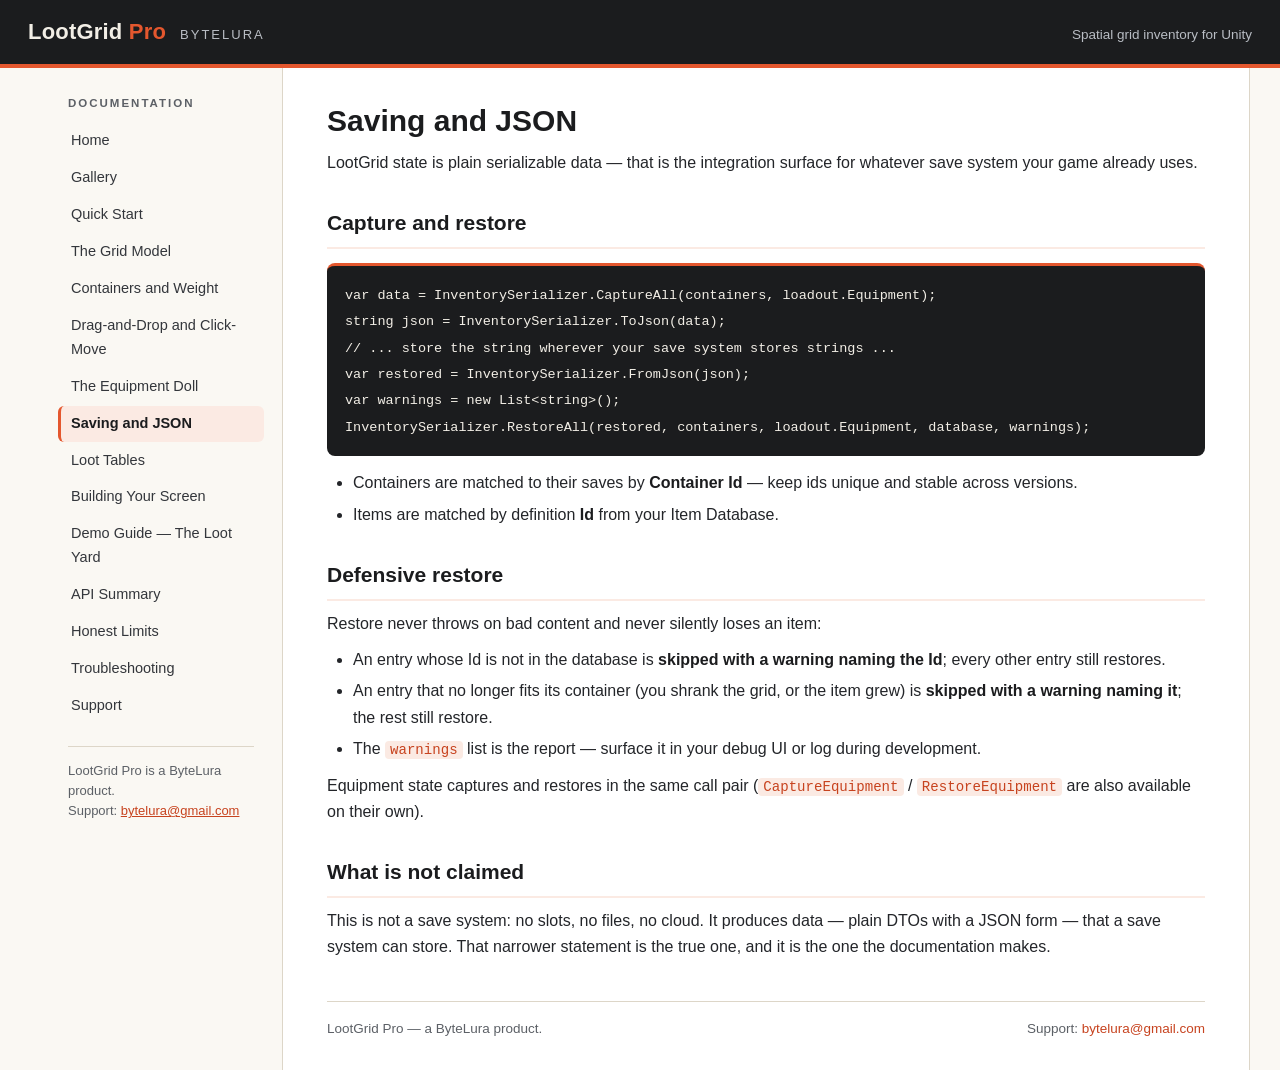
<file: saving-and-json.html>
<!DOCTYPE html>
<html lang="en">
<head>
<meta charset="utf-8">
<meta name="viewport" content="width=device-width, initial-scale=1">
<title>Saving and JSON — LootGrid Pro Documentation</title>
<link rel="stylesheet" href="style.css">
</head>
<body>
<header class="site-header">
  <a class="product" href="index.html">LootGrid <span>Pro</span></a>
  <span class="brand">ByteLura</span>
  <span class="tagline">Spatial grid inventory for Unity</span>
</header>
<div class="layout">
  <aside class="sidebar">
    <p class="nav-title">Documentation</p>
    <nav>
      <ol>
          <li><a href="index.html">Home</a></li>
          <li><a href="gallery.html">Gallery</a></li>
          <li><a href="quick-start.html">Quick Start</a></li>
          <li><a href="grid-model.html">The Grid Model</a></li>
          <li><a href="containers-and-weight.html">Containers and Weight</a></li>
          <li><a href="drag-drop-and-click-move.html">Drag-and-Drop and Click-Move</a></li>
          <li><a href="equipment-doll.html">The Equipment Doll</a></li>
          <li><a href="saving-and-json.html" class="active">Saving and JSON</a></li>
          <li><a href="loot-tables.html">Loot Tables</a></li>
          <li><a href="building-your-screen.html">Building Your Screen</a></li>
          <li><a href="demo-guide.html">Demo Guide — The Loot Yard</a></li>
          <li><a href="api-summary.html">API Summary</a></li>
          <li><a href="honest-limits.html">Honest Limits</a></li>
          <li><a href="troubleshooting.html">Troubleshooting</a></li>
          <li><a href="support.html">Support</a></li>
      </ol>
    </nav>
    <p class="side-note">LootGrid Pro is a ByteLura product.<br>
    Support: <a href="mailto:bytelura@gmail.com">bytelura@gmail.com</a></p>
  </aside>
  <main class="content">

    <h1>Saving and JSON</h1>

    <p>LootGrid state is plain serializable data — that is the integration
    surface for whatever save system your game already uses.</p>

    <h2>Capture and restore</h2>
    <pre><code>var data = InventorySerializer.CaptureAll(containers, loadout.Equipment);
string json = InventorySerializer.ToJson(data);
// ... store the string wherever your save system stores strings ...
var restored = InventorySerializer.FromJson(json);
var warnings = new List&lt;string&gt;();
InventorySerializer.RestoreAll(restored, containers, loadout.Equipment, database, warnings);</code></pre>

    <ul>
      <li>Containers are matched to their saves by <strong>Container Id</strong> — keep
      ids unique and stable across versions.</li>
      <li>Items are matched by definition <strong>Id</strong> from your Item Database.</li>
    </ul>

    <h2>Defensive restore</h2>
    <p>Restore never throws on bad content and never silently loses an item:</p>
    <ul>
      <li>An entry whose Id is not in the database is <strong>skipped with a
      warning naming the Id</strong>; every other entry still restores.</li>
      <li>An entry that no longer fits its container (you shrank the grid, or
      the item grew) is <strong>skipped with a warning naming it</strong>; the rest
      still restore.</li>
      <li>The <code>warnings</code> list is the report — surface it in your debug UI or
      log during development.</li>
    </ul>

    <p>Equipment state captures and restores in the same call pair
    (<code>CaptureEquipment</code> / <code>RestoreEquipment</code> are also available on their
    own).</p>

    <h2>What is not claimed</h2>
    <p>This is not a save system: no slots, no files, no cloud. It produces
    data — plain DTOs with a JSON form — that a save system can store.
    That narrower statement is the true one, and it is the one the
    documentation makes.</p>

    <footer class="page-footer">
      <span>LootGrid Pro — a ByteLura product.</span>
      <span>Support: <a href="mailto:bytelura@gmail.com">bytelura@gmail.com</a></span>
    </footer>
  </main>
</div>
</body>
</html>
</file>
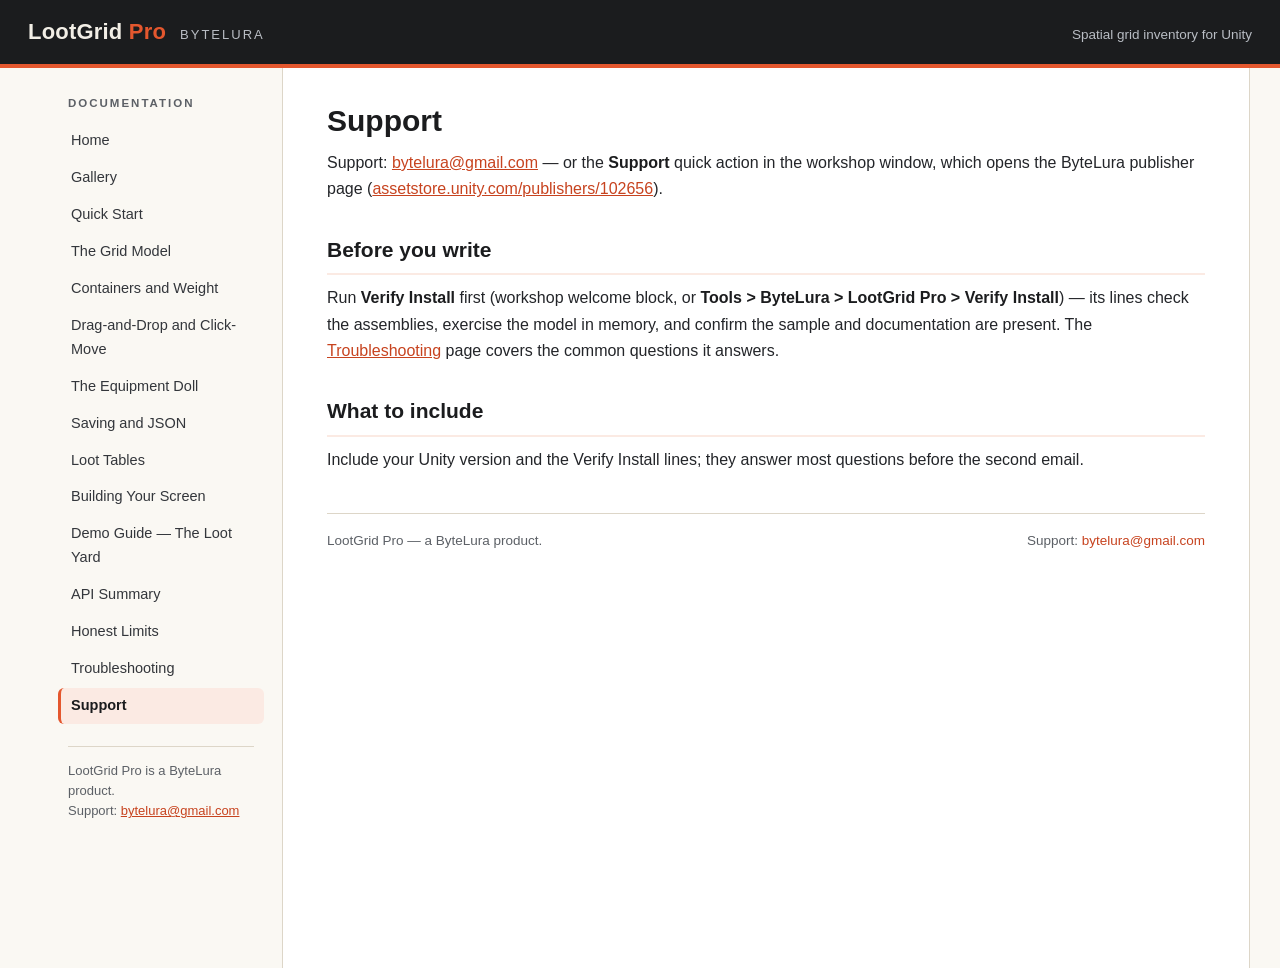
<file: support.html>
<!DOCTYPE html>
<html lang="en">
<head>
<meta charset="utf-8">
<meta name="viewport" content="width=device-width, initial-scale=1">
<title>Support — LootGrid Pro Documentation</title>
<link rel="stylesheet" href="style.css">
</head>
<body>
<header class="site-header">
  <a class="product" href="index.html">LootGrid <span>Pro</span></a>
  <span class="brand">ByteLura</span>
  <span class="tagline">Spatial grid inventory for Unity</span>
</header>
<div class="layout">
  <aside class="sidebar">
    <p class="nav-title">Documentation</p>
    <nav>
      <ol>
          <li><a href="index.html">Home</a></li>
          <li><a href="gallery.html">Gallery</a></li>
          <li><a href="quick-start.html">Quick Start</a></li>
          <li><a href="grid-model.html">The Grid Model</a></li>
          <li><a href="containers-and-weight.html">Containers and Weight</a></li>
          <li><a href="drag-drop-and-click-move.html">Drag-and-Drop and Click-Move</a></li>
          <li><a href="equipment-doll.html">The Equipment Doll</a></li>
          <li><a href="saving-and-json.html">Saving and JSON</a></li>
          <li><a href="loot-tables.html">Loot Tables</a></li>
          <li><a href="building-your-screen.html">Building Your Screen</a></li>
          <li><a href="demo-guide.html">Demo Guide — The Loot Yard</a></li>
          <li><a href="api-summary.html">API Summary</a></li>
          <li><a href="honest-limits.html">Honest Limits</a></li>
          <li><a href="troubleshooting.html">Troubleshooting</a></li>
          <li><a href="support.html" class="active">Support</a></li>
      </ol>
    </nav>
    <p class="side-note">LootGrid Pro is a ByteLura product.<br>
    Support: <a href="mailto:bytelura@gmail.com">bytelura@gmail.com</a></p>
  </aside>
  <main class="content">

    <h1>Support</h1>

    <p>Support: <a href="mailto:bytelura@gmail.com">bytelura@gmail.com</a> — or the <strong>Support</strong> quick action in the
    workshop window, which opens the ByteLura publisher page
    (<a href="https://assetstore.unity.com/publishers/102656">assetstore.unity.com/publishers/102656</a>).</p>

    <h2>Before you write</h2>
    <p>Run <strong>Verify Install</strong> first (workshop welcome block, or <strong>Tools &gt;
    ByteLura &gt; LootGrid Pro &gt; Verify Install</strong>) — its lines check the
    assemblies, exercise the model in memory, and confirm the sample and
    documentation are present. The <a href="troubleshooting.html">Troubleshooting</a>
    page covers the common questions it answers.</p>

    <h2>What to include</h2>
    <p>Include your Unity version and the Verify Install lines; they answer
    most questions before the second email.</p>

    <footer class="page-footer">
      <span>LootGrid Pro — a ByteLura product.</span>
      <span>Support: <a href="mailto:bytelura@gmail.com">bytelura@gmail.com</a></span>
    </footer>
  </main>
</div>
</body>
</html>
</file>
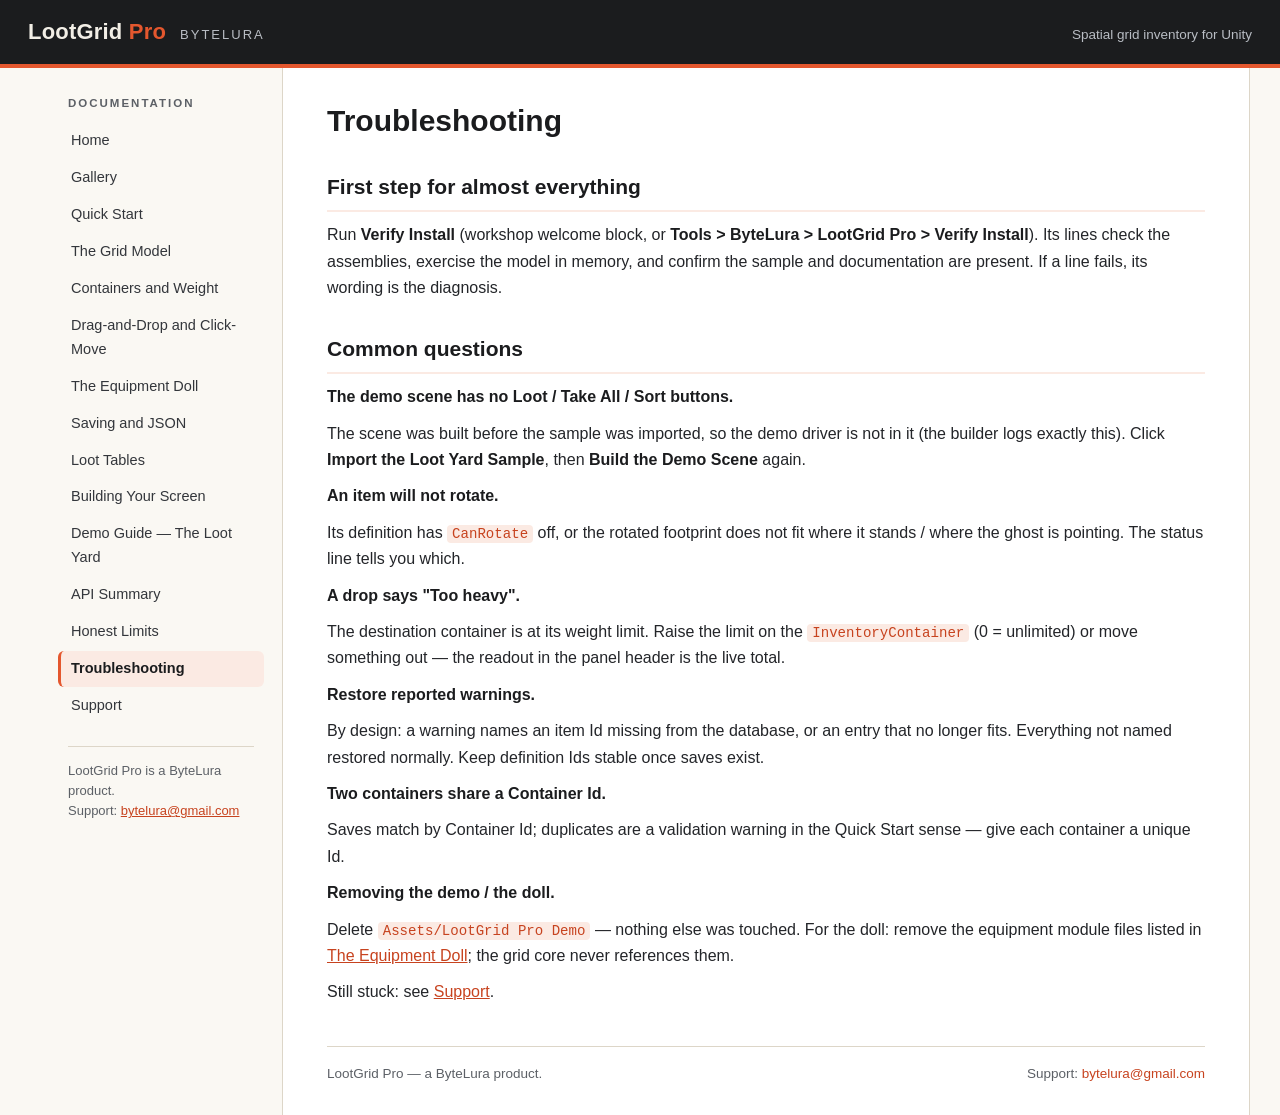
<file: troubleshooting.html>
<!DOCTYPE html>
<html lang="en">
<head>
<meta charset="utf-8">
<meta name="viewport" content="width=device-width, initial-scale=1">
<title>Troubleshooting — LootGrid Pro Documentation</title>
<link rel="stylesheet" href="style.css">
</head>
<body>
<header class="site-header">
  <a class="product" href="index.html">LootGrid <span>Pro</span></a>
  <span class="brand">ByteLura</span>
  <span class="tagline">Spatial grid inventory for Unity</span>
</header>
<div class="layout">
  <aside class="sidebar">
    <p class="nav-title">Documentation</p>
    <nav>
      <ol>
          <li><a href="index.html">Home</a></li>
          <li><a href="gallery.html">Gallery</a></li>
          <li><a href="quick-start.html">Quick Start</a></li>
          <li><a href="grid-model.html">The Grid Model</a></li>
          <li><a href="containers-and-weight.html">Containers and Weight</a></li>
          <li><a href="drag-drop-and-click-move.html">Drag-and-Drop and Click-Move</a></li>
          <li><a href="equipment-doll.html">The Equipment Doll</a></li>
          <li><a href="saving-and-json.html">Saving and JSON</a></li>
          <li><a href="loot-tables.html">Loot Tables</a></li>
          <li><a href="building-your-screen.html">Building Your Screen</a></li>
          <li><a href="demo-guide.html">Demo Guide — The Loot Yard</a></li>
          <li><a href="api-summary.html">API Summary</a></li>
          <li><a href="honest-limits.html">Honest Limits</a></li>
          <li><a href="troubleshooting.html" class="active">Troubleshooting</a></li>
          <li><a href="support.html">Support</a></li>
      </ol>
    </nav>
    <p class="side-note">LootGrid Pro is a ByteLura product.<br>
    Support: <a href="mailto:bytelura@gmail.com">bytelura@gmail.com</a></p>
  </aside>
  <main class="content">

    <h1>Troubleshooting</h1>

    <h2>First step for almost everything</h2>
    <p>Run <strong>Verify Install</strong> (workshop welcome block, or <strong>Tools &gt;
    ByteLura &gt; LootGrid Pro &gt; Verify Install</strong>). Its lines check the
    assemblies, exercise the model in memory, and confirm the sample and
    documentation are present. If a line fails, its wording is the
    diagnosis.</p>

    <h2>Common questions</h2>

    <p class="faq-q">The demo scene has no Loot / Take All / Sort buttons.</p>
    <p>The scene was built before the sample was imported, so the demo
    driver is not in it (the builder logs exactly this). Click <strong>Import
    the Loot Yard Sample</strong>, then <strong>Build the Demo Scene</strong> again.</p>

    <p class="faq-q">An item will not rotate.</p>
    <p>Its definition has <code>CanRotate</code> off, or the rotated footprint does not
    fit where it stands / where the ghost is pointing. The status line
    tells you which.</p>

    <p class="faq-q">A drop says "Too heavy".</p>
    <p>The destination container is at its weight limit. Raise the limit on
    the <code>InventoryContainer</code> (0 = unlimited) or move something out — the
    readout in the panel header is the live total.</p>

    <p class="faq-q">Restore reported warnings.</p>
    <p>By design: a warning names an item Id missing from the database, or
    an entry that no longer fits. Everything not named restored normally.
    Keep definition Ids stable once saves exist.</p>

    <p class="faq-q">Two containers share a Container Id.</p>
    <p>Saves match by Container Id; duplicates are a validation warning in
    the Quick Start sense — give each container a unique Id.</p>

    <p class="faq-q">Removing the demo / the doll.</p>
    <p>Delete <code>Assets/LootGrid Pro Demo</code> — nothing else was touched. For the
    doll: remove the equipment module files listed in
    <a href="equipment-doll.html">The Equipment Doll</a>; the grid core never references them.</p>

    <p>Still stuck: see <a href="support.html">Support</a>.</p>

    <footer class="page-footer">
      <span>LootGrid Pro — a ByteLura product.</span>
      <span>Support: <a href="mailto:bytelura@gmail.com">bytelura@gmail.com</a></span>
    </footer>
  </main>
</div>
</body>
</html>
</file>
<file: style.css>
/* LootGrid Pro documentation — ByteLura
   Identity: ink #1B1C1E, paper #F2EEE6, loot orange #E4572E (from the product icon) */

:root {
  --ink: #1B1C1E;
  --ink-soft: #33363B;
  --paper: #F2EEE6;
  --bg: #FAF8F3;
  --accent: #E4572E;
  --accent-dark: #C7431F;
  --accent-tint: #FBEAE3;
  --line: #DDD6C8;
  --text: #232529;
  --muted: #5C6066;
  --code-bg: #1B1C1E;
  --code-text: #F2EEE6;
}

* { box-sizing: border-box; }

html { scroll-behavior: smooth; }

body {
  margin: 0;
  background: var(--bg);
  color: var(--text);
  font-family: "Segoe UI", -apple-system, BlinkMacSystemFont, "Helvetica Neue", Arial, sans-serif;
  font-size: 16px;
  line-height: 1.65;
}

/* ---------- header ---------- */
.site-header {
  background: var(--ink);
  color: var(--paper);
  border-bottom: 4px solid var(--accent);
  padding: 14px 28px;
  display: flex;
  align-items: baseline;
  gap: 14px;
  flex-wrap: wrap;
}
.site-header .product {
  font-size: 22px;
  font-weight: 700;
  letter-spacing: 0.2px;
  color: var(--paper);
  text-decoration: none;
}
.site-header .product span { color: var(--accent); }
.site-header .brand {
  font-size: 13px;
  text-transform: uppercase;
  letter-spacing: 2px;
  color: #B9BDC4;
}
.site-header .tagline {
  margin-left: auto;
  font-size: 13.5px;
  color: #B9BDC4;
}

/* ---------- layout ---------- */
.layout {
  display: flex;
  align-items: flex-start;
  max-width: 1220px;
  margin: 0 auto;
}

/* ---------- sidebar ---------- */
.sidebar {
  flex: 0 0 252px;
  width: 252px;
  position: sticky;
  top: 0;
  max-height: 100vh;
  overflow-y: auto;
  padding: 26px 18px 30px 28px;
}
.sidebar .nav-title {
  font-size: 11.5px;
  font-weight: 700;
  text-transform: uppercase;
  letter-spacing: 2px;
  color: var(--muted);
  margin: 0 0 10px 10px;
}
.sidebar nav ol {
  list-style: none;
  margin: 0;
  padding: 0;
  counter-reset: navitem;
}
.sidebar nav li { margin: 1px 0; }
.sidebar nav a {
  display: block;
  padding: 6px 10px;
  border-radius: 6px;
  color: var(--ink-soft);
  text-decoration: none;
  font-size: 14.5px;
  border-left: 3px solid transparent;
}
.sidebar nav a:hover {
  background: var(--accent-tint);
  color: var(--ink);
}
.sidebar nav a.active {
  background: var(--accent-tint);
  border-left-color: var(--accent);
  color: var(--ink);
  font-weight: 600;
}
.sidebar .side-note {
  margin: 22px 10px 0;
  padding-top: 14px;
  border-top: 1px solid var(--line);
  font-size: 13px;
  color: var(--muted);
  line-height: 1.55;
}
.sidebar .side-note a { color: var(--accent-dark); }

/* ---------- content ---------- */
.content {
  flex: 1 1 auto;
  min-width: 0;
  background: #FFFFFF;
  border-left: 1px solid var(--line);
  border-right: 1px solid var(--line);
  padding: 34px 44px 20px;
  min-height: 100vh;
}
.content h1 {
  font-size: 30px;
  line-height: 1.25;
  margin: 0 0 6px;
  color: var(--ink);
}
.content h1 + .lede {
  font-size: 17px;
  color: var(--muted);
  margin: 0 0 22px;
}
.content h2 {
  font-size: 21px;
  margin: 30px 0 10px;
  padding-bottom: 6px;
  border-bottom: 2px solid var(--accent-tint);
  color: var(--ink);
}
.content h3 {
  font-size: 17px;
  margin: 22px 0 8px;
  color: var(--ink);
}
.content p { margin: 10px 0; }
.content ul, .content ol { margin: 10px 0; padding-left: 26px; }
.content li { margin: 5px 0; }
.content a { color: var(--accent-dark); }
.content a:hover { color: var(--accent); }
.content strong { color: var(--ink); }

.content code {
  font-family: ui-monospace, "Cascadia Code", Consolas, "Courier New", monospace;
  font-size: 0.88em;
  background: var(--accent-tint);
  color: var(--accent-dark);
  padding: 1px 5px;
  border-radius: 4px;
}
.content pre {
  background: var(--code-bg);
  color: var(--code-text);
  border-radius: 8px;
  padding: 16px 18px;
  overflow-x: auto;
  margin: 14px 0;
  border-top: 3px solid var(--accent);
}
.content pre code {
  background: none;
  color: inherit;
  padding: 0;
  font-size: 13.5px;
  line-height: 1.6;
}

.content table {
  border-collapse: collapse;
  width: 100%;
  margin: 14px 0;
  font-size: 15px;
}
.content th {
  background: var(--ink);
  color: var(--paper);
  text-align: left;
  padding: 8px 12px;
  font-weight: 600;
}
.content td {
  border: 1px solid var(--line);
  padding: 8px 12px;
  vertical-align: top;
}
.content tr:nth-child(even) td { background: #FBF9F5; }

.faq-q { font-weight: 700; color: var(--ink); margin-top: 20px; }

/* ---------- documentation images ---------- */
.doc-hero, .doc-shot { margin: 20px 0; }
.doc-hero img, .doc-shot img {
  display: block;
  max-width: 100%;
  height: auto;
  border: 1px solid var(--line);
  border-radius: 8px;
}
.doc-hero figcaption, .doc-shot figcaption {
  font-size: 13.5px;
  color: var(--muted);
  margin-top: 8px;
  line-height: 1.5;
}

.page-footer {
  margin-top: 40px;
  padding: 16px 0 10px;
  border-top: 1px solid var(--line);
  font-size: 13.5px;
  color: var(--muted);
  display: flex;
  justify-content: space-between;
  gap: 12px;
  flex-wrap: wrap;
}
.page-footer a { color: var(--accent-dark); text-decoration: none; }
.page-footer a:hover { text-decoration: underline; }

/* ---------- narrow screens ---------- */
@media (max-width: 860px) {
  .layout { flex-direction: column; }
  .sidebar {
    position: static;
    flex: none;
    width: 100%;
    max-height: none;
    padding: 18px 20px 6px;
    border-bottom: 1px solid var(--line);
  }
  .sidebar nav ol { columns: 2; column-gap: 24px; }
  .sidebar .side-note { display: none; }
  .content {
    border-left: none;
    border-right: none;
    padding: 24px 20px 14px;
    width: 100%;
  }
  .site-header { padding: 12px 20px; }
  .site-header .tagline { margin-left: 0; width: 100%; }
}
@media (max-width: 520px) {
  .sidebar nav ol { columns: 1; }
  .content h1 { font-size: 25px; }
}

/* ---------- mobile nav compaction (2026-11-08) ----------
   On phones the sidebar stacks on top as a compact header:
   brand, then every nav link as a wrapped chip — no full-height
   menu wall before the content. */
@media (max-width: 860px) {
  .layout { flex-direction: column; }
  .sidebar {
    position: static; width: 100%; max-width: none; flex: none;
    height: auto; max-height: none; overflow: visible;
    padding: 16px 0 8px;
  }
  .brand { padding: 0 18px 10px; }
  .sidebar nav { padding: 6px 12px 2px; }
  .sidebar ul, .sidebar nav ul, .sidebar .nav {
    display: flex; flex-wrap: wrap; gap: 5px; align-items: center;
    columns: auto; list-style: none;
  }
  .sidebar li { margin: 0; }
  .sidebar .nav-section, .sidebar li.nav-section {
    flex: 0 0 100%; padding: 8px 2px 2px; margin: 0;
  }
  .sidebar a, .sidebar nav a, .sidebar .nav a {
    display: inline-block; padding: 5px 11px;
    border-left: none; border-radius: 999px;
    background: rgba(127, 127, 127, .18);
    font-size: 13.5px; line-height: 1.35;
  }
  .side-foot, .side-support { padding: 8px 18px 2px; font-size: 12.5px; }
  .main { margin-left: 0; }
  .content { padding: 22px 18px 30px; }
  img { max-width: 100%; height: auto; }
}
</file>
